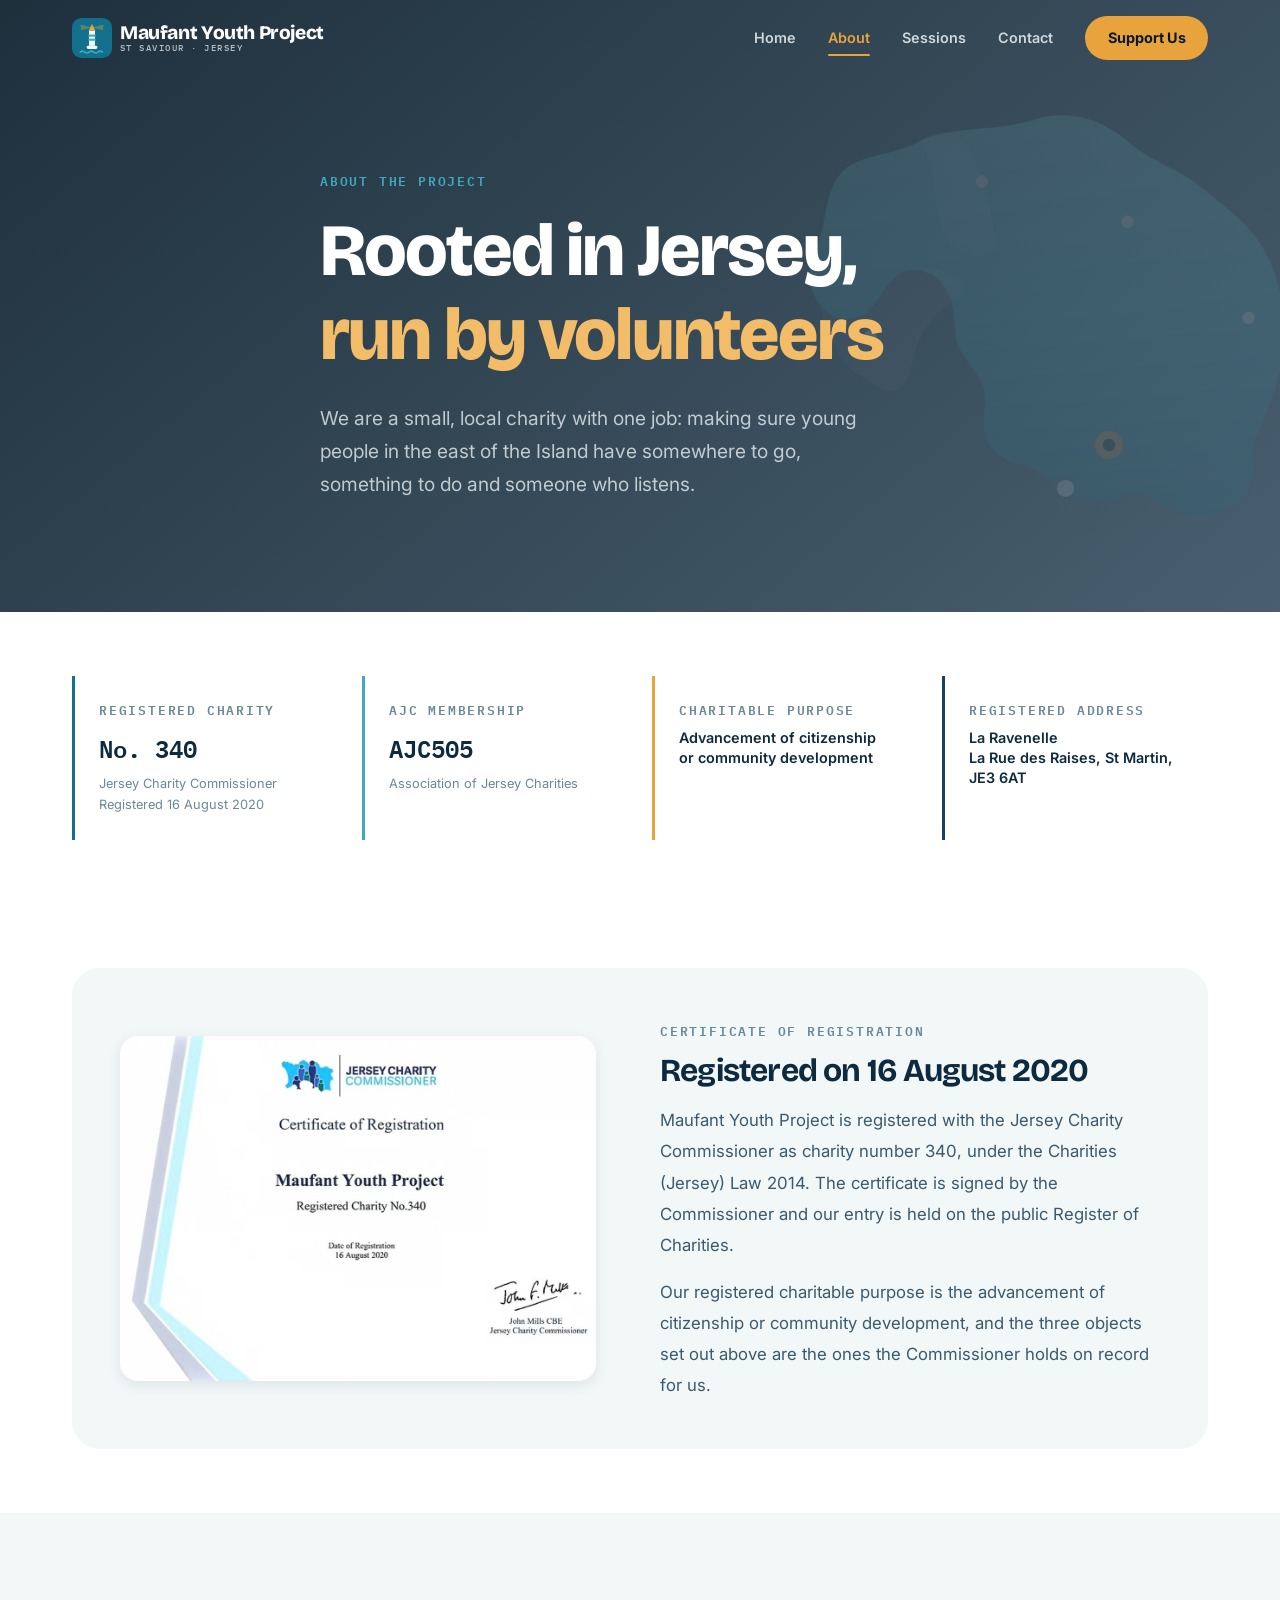
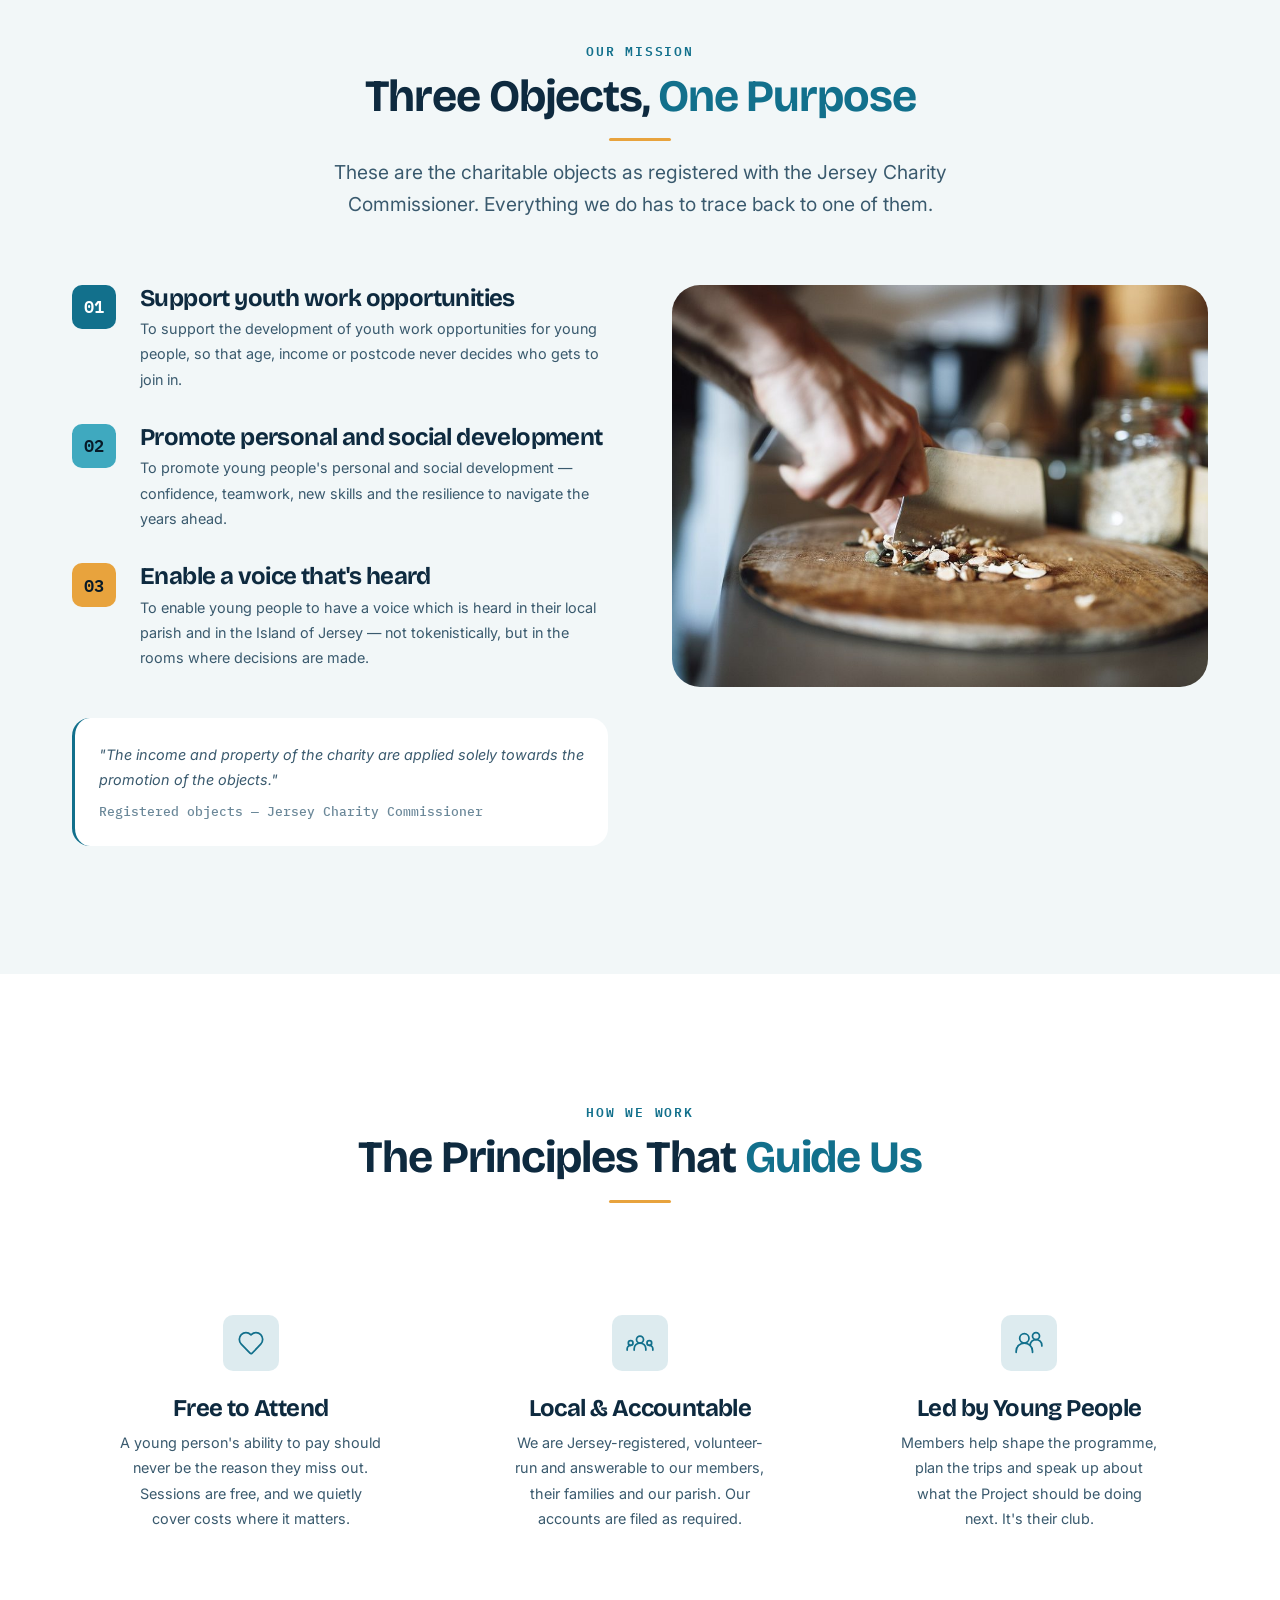
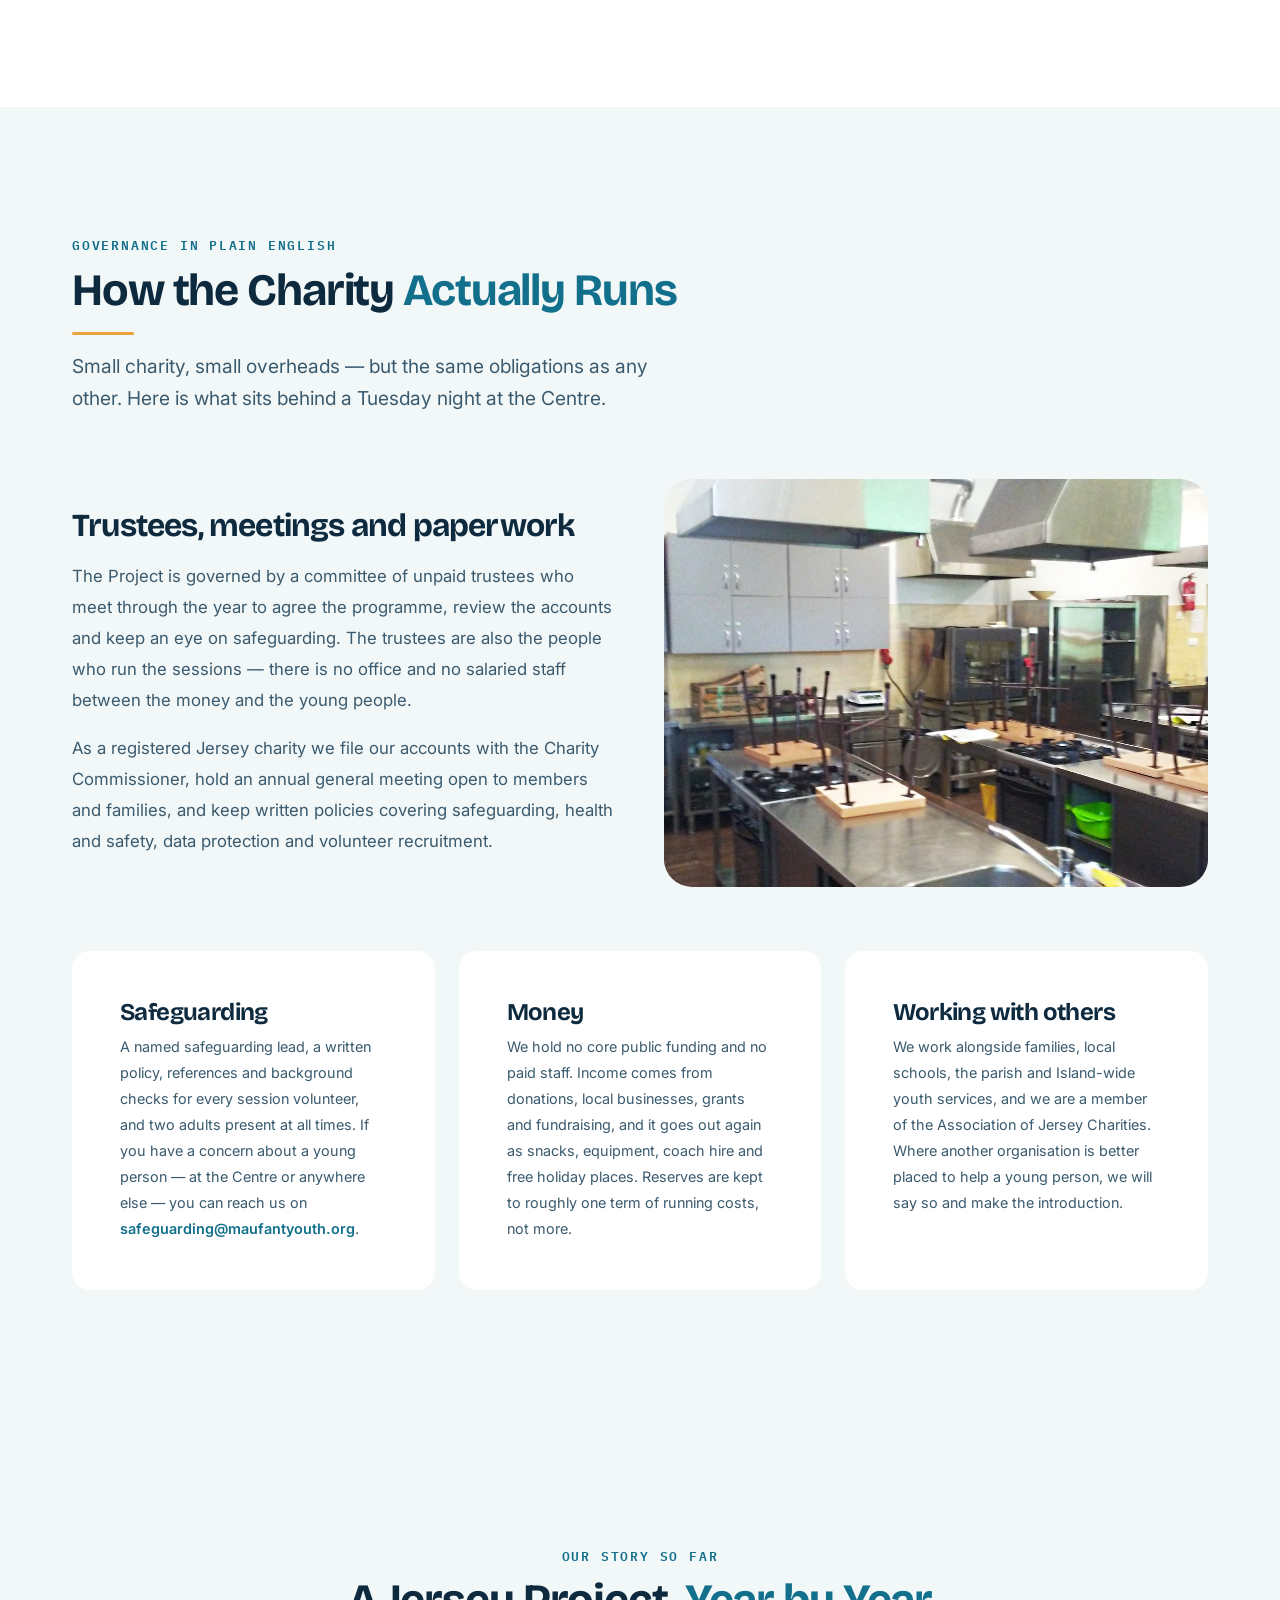
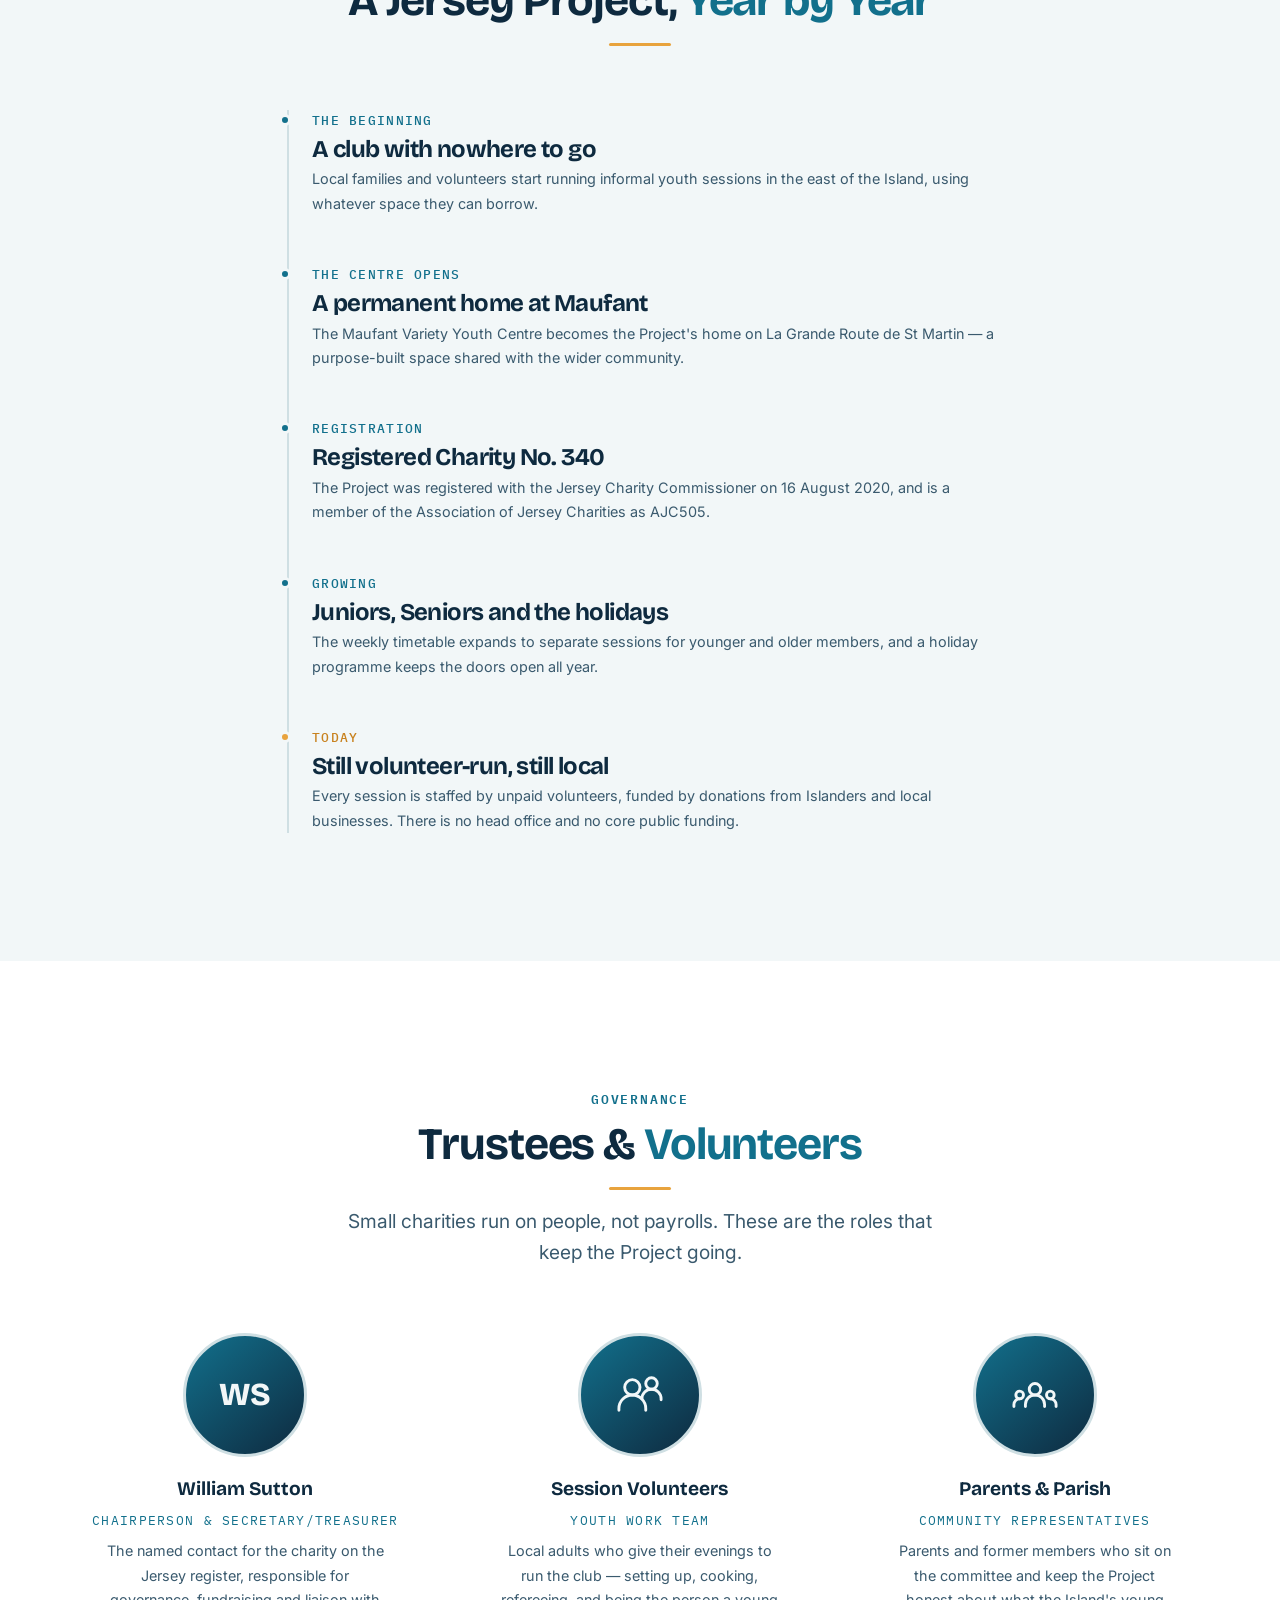
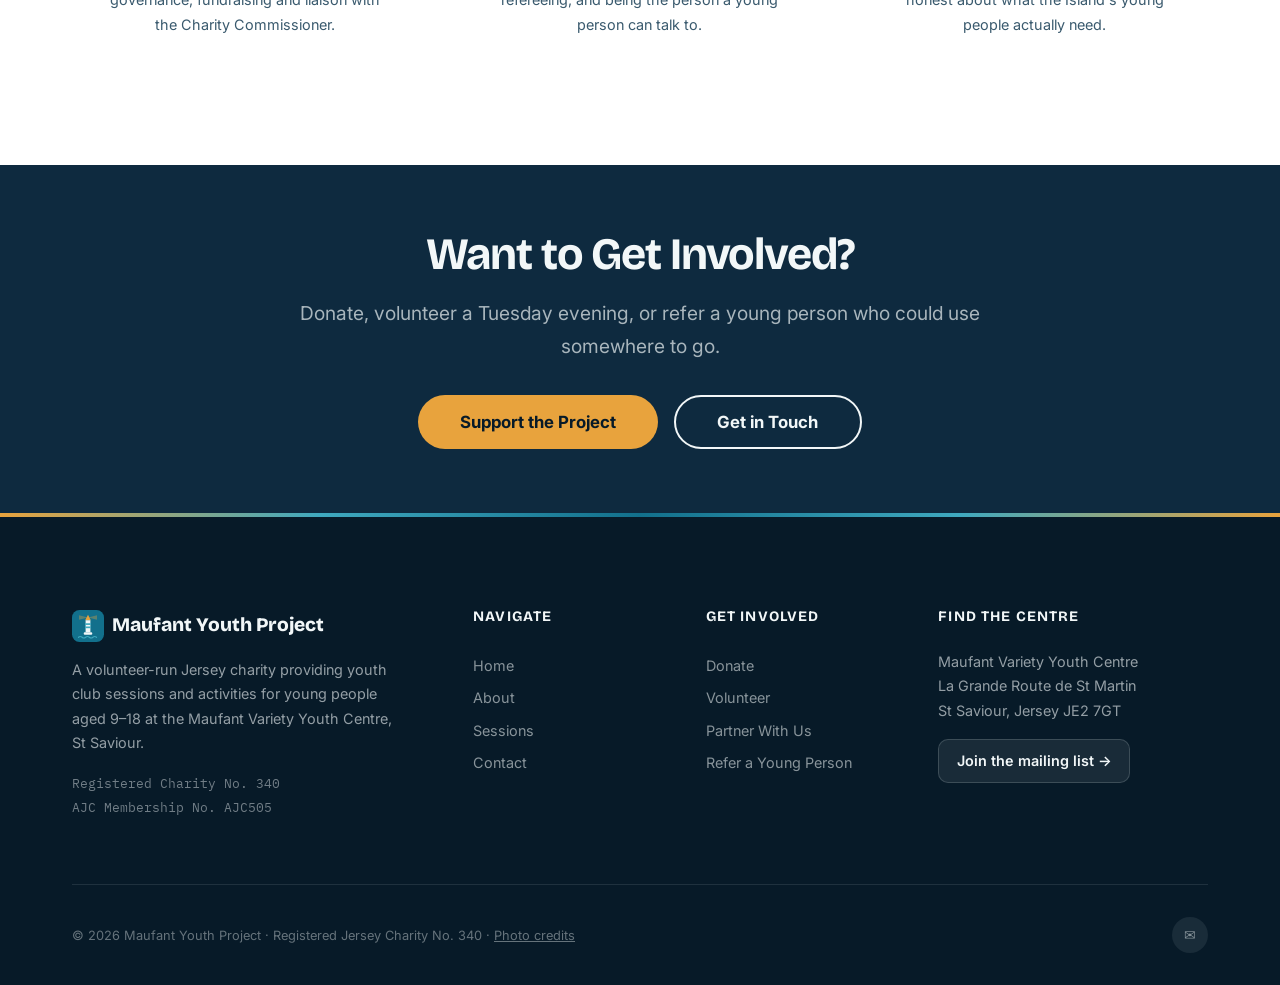
<file: about.html>
<!DOCTYPE html>
<html lang="en">
<head>
  <meta charset="UTF-8">
  <meta name="viewport" content="width=device-width, initial-scale=1.0">
  <title>About — Maufant Youth Project, Jersey</title>
  <meta name="description" content="About Maufant Youth Project: our charitable objects, our history in the east of Jersey, and the volunteer trustees who run the Maufant Variety Youth Centre.">
  <link rel="canonical" href="https://maufantyouth.org/about.html">
  <meta property="og:type" content="website">
  <meta property="og:site_name" content="Maufant Youth Project">
  <meta property="og:title" content="About — Maufant Youth Project, Jersey">
  <meta property="og:description" content="Our charitable objects, our history in the east of Jersey, and the volunteer trustees who run the Maufant Variety Youth Centre.">
  <meta property="og:url" content="https://maufantyouth.org/about.html">
  <meta property="og:image" content="https://maufantyouth.org/assets/img/photos/story-jersey.jpg">
  <meta name="twitter:card" content="summary_large_image">
  <link rel="icon" href="assets/img/favicon.svg" type="image/svg+xml">
  <link rel="stylesheet" href="assets/css/base.css">
</head>
<body>

  <!-- ═══════ NAVIGATION ═══════ -->
  <nav class="nav" role="navigation" aria-label="Main navigation">
    <div class="container nav__inner">
      <a href="index.html" class="nav__logo" aria-label="Maufant Youth Project home">
        <img src="assets/img/mark.svg" alt="" class="nav__logo-mark" width="40" height="40">
        <span class="nav__logo-text">
          Maufant Youth Project
          <small>St Saviour &middot; Jersey</small>
        </span>
      </a>
      <div class="nav__links" role="menubar">
        <a href="index.html" class="nav__link" role="menuitem">Home</a>
        <a href="about.html" class="nav__link nav__link--active" role="menuitem">About</a>
        <a href="sessions.html" class="nav__link" role="menuitem">Sessions</a>
        <a href="contact.html" class="nav__link" role="menuitem">Contact</a>
        <a href="index.html#donate" class="nav__cta" role="menuitem">Support Us</a>
      </div>
      <button class="nav__toggle" aria-label="Toggle menu" aria-expanded="false">
        <span></span><span></span><span></span>
      </button>
    </div>
  </nav>

  <!-- ═══════ PAGE HERO ═══════ -->
  <header class="hero" style="position:relative; min-height:68vh; display:flex; align-items:center; background: linear-gradient(140deg, rgba(7,26,40,0.9) 0%, rgba(14,42,63,0.74) 100%);">
    <img src="assets/img/jersey-outline.svg" alt="" aria-hidden="true"
         style="position:absolute; right:-6%; top:12%; width:min(620px, 66vw); opacity:0.12; pointer-events:none;">
    <div class="container" style="padding-top:140px; padding-bottom:80px; position:relative; z-index:1;">
      <span class="label rise" style="color:var(--seaglass); display:block; margin-bottom:var(--space-md);">About the Project</span>
      <h1 class="rise rise--delay-1" style="color:var(--white); max-width:640px;">Rooted in Jersey, <span style="color:var(--sandstone-light);">run by volunteers</span></h1>
      <p class="rise rise--delay-2" style="color:rgba(242,247,248,0.75); font-size:var(--text-lg); max-width:540px; margin-top:var(--space-lg); line-height:1.72;">
        We are a small, local charity with one job: making sure young people in the
        east of the Island have somewhere to go, something to do and someone who listens.
      </p>
    </div>
  </header>

  <!-- ═══════ REGISTRATION FACTS ═══════ -->
  <section class="section--compact" style="background:var(--white);">
    <div class="container">
      <div class="rise" style="display:grid; grid-template-columns:repeat(4, 1fr); gap:var(--space-lg);">
        <div style="padding:var(--space-lg); border-left:3px solid var(--tide);">
          <div class="label" style="margin-bottom:6px;">Registered Charity</div>
          <div class="mono" style="font-size:var(--text-xl); font-weight:600; color:var(--channel);">No. 340</div>
          <p style="font-size:var(--text-xs); color:var(--text-muted); margin-top:4px;">Jersey Charity Commissioner<br>Registered 16 August 2020</p>
        </div>
        <div style="padding:var(--space-lg); border-left:3px solid var(--seaglass);">
          <div class="label" style="margin-bottom:6px;">AJC Membership</div>
          <div class="mono" style="font-size:var(--text-xl); font-weight:600; color:var(--channel);">AJC505</div>
          <p style="font-size:var(--text-xs); color:var(--text-muted); margin-top:4px;">Association of Jersey Charities</p>
        </div>
        <div style="padding:var(--space-lg); border-left:3px solid var(--sandstone);">
          <div class="label" style="margin-bottom:6px;">Charitable Purpose</div>
          <div style="font-size:var(--text-sm); font-weight:600; color:var(--channel); line-height:1.4;">Advancement of citizenship or community development</div>
        </div>
        <div style="padding:var(--space-lg); border-left:3px solid var(--channel-light);">
          <div class="label" style="margin-bottom:6px;">Registered Address</div>
          <div style="font-size:var(--text-sm); font-weight:600; color:var(--channel); line-height:1.4;">La Ravenelle<br>La Rue des Raises, St Martin, JE3 6AT</div>
        </div>
      </div>
    </div>
  </section>

  <!-- ═══════ CERTIFICATE ═══════ -->
  <section class="section--compact" style="background:var(--white); padding-bottom:var(--space-3xl);">
    <div class="container">
      <div class="rise" style="display:grid; grid-template-columns:1fr 1.05fr; gap:var(--space-3xl); align-items:center; padding:var(--space-2xl); background:var(--mist); border-radius:var(--radius-xl);">
        <img src="assets/img/charity-certificate.jpg" alt="Certificate of Registration issued to Maufant Youth Project by the Jersey Charity Commissioner" style="width:100%; border-radius:var(--radius-lg); box-shadow:var(--shadow-md);" loading="lazy">
        <div>
          <span class="label">Certificate of Registration</span>
          <h3 style="margin:var(--space-sm) 0 var(--space-md);">Registered on 16&nbsp;August 2020</h3>
          <p style="color:var(--text-secondary); line-height:1.85;">
            Maufant Youth Project is registered with the Jersey Charity Commissioner as charity
            number 340, under the Charities (Jersey) Law 2014. The certificate is signed by the
            Commissioner and our entry is held on the public Register of Charities.
          </p>
          <p style="color:var(--text-secondary); line-height:1.85; margin-top:var(--space-md);">
            Our registered charitable purpose is the advancement of citizenship or community
            development, and the three objects set out above are the ones the Commissioner holds
            on record for us.
          </p>
        </div>
      </div>
    </div>
  </section>

  <!-- ═══════ MISSION ═══════ -->
  <section class="section" style="background:var(--mist);">
    <div class="container">
      <div class="section-header rise" style="text-align:center;">
        <span class="label">Our Mission</span>
        <h2>Three Objects, <span class="accent-text">One Purpose</span></h2>
        <div class="divider divider--center"></div>
        <p class="section-intro" style="margin:var(--space-md) auto 0;">
          These are the charitable objects as registered with the Jersey Charity Commissioner.
          Everything we do has to trace back to one of them.
        </p>
      </div>
      <div style="display:grid; grid-template-columns:1fr 1fr; gap:var(--space-3xl); align-items:start;">
        <div class="rise">
          <div style="display:flex; gap:var(--space-lg); margin-bottom:var(--space-xl);">
            <div style="flex-shrink:0; width:44px; height:44px; background:var(--tide); color:var(--white); border-radius:var(--radius-md); display:flex; align-items:center; justify-content:center; font-family:var(--font-mono); font-weight:600;">01</div>
            <div>
              <h4 style="margin-bottom:var(--space-xs);">Support youth work opportunities</h4>
              <p style="color:var(--text-secondary); font-size:var(--text-sm); line-height:1.75;">To support the development of youth work opportunities for young people, so that age, income or postcode never decides who gets to join in.</p>
            </div>
          </div>
          <div style="display:flex; gap:var(--space-lg); margin-bottom:var(--space-xl);">
            <div style="flex-shrink:0; width:44px; height:44px; background:var(--seaglass); color:var(--channel-dark); border-radius:var(--radius-md); display:flex; align-items:center; justify-content:center; font-family:var(--font-mono); font-weight:600;">02</div>
            <div>
              <h4 style="margin-bottom:var(--space-xs);">Promote personal and social development</h4>
              <p style="color:var(--text-secondary); font-size:var(--text-sm); line-height:1.75;">To promote young people's personal and social development &mdash; confidence, teamwork, new skills and the resilience to navigate the years ahead.</p>
            </div>
          </div>
          <div style="display:flex; gap:var(--space-lg);">
            <div style="flex-shrink:0; width:44px; height:44px; background:var(--sandstone); color:var(--channel-dark); border-radius:var(--radius-md); display:flex; align-items:center; justify-content:center; font-family:var(--font-mono); font-weight:600;">03</div>
            <div>
              <h4 style="margin-bottom:var(--space-xs);">Enable a voice that's heard</h4>
              <p style="color:var(--text-secondary); font-size:var(--text-sm); line-height:1.75;">To enable young people to have a voice which is heard in their local parish and in the Island of Jersey &mdash; not tokenistically, but in the rooms where decisions are made.</p>
            </div>
          </div>
          <div style="margin-top:var(--space-2xl); padding:var(--space-lg); background:var(--white); border-radius:var(--radius-lg); border-left:3px solid var(--tide);">
            <p style="font-size:var(--text-sm); color:var(--text-secondary); line-height:1.75; font-style:italic;">
              "The income and property of the charity are applied solely towards the promotion of the objects."
            </p>
            <p class="mono" style="font-size:var(--text-xs); color:var(--text-muted); margin-top:var(--space-sm);">Registered objects &mdash; Jersey Charity Commissioner</p>
          </div>
        </div>
        <div class="rise rise--delay-2">
          <img src="assets/img/photos/about-session.jpg" alt="Hands preparing food together in the kitchen during a cooking session" style="border-radius:var(--radius-xl); width:100%; aspect-ratio:4/3; object-fit:cover;">
        </div>
      </div>
    </div>
  </section>

  <!-- ═══════ VALUES ═══════ -->
  <section class="section" style="background:var(--white);">
    <div class="container">
      <div class="section-header rise" style="text-align:center;">
        <span class="label">How We Work</span>
        <h2>The Principles That <span class="accent-text">Guide Us</span></h2>
        <div class="divider divider--center"></div>
      </div>
      <div style="display:grid; grid-template-columns:repeat(3, 1fr); gap:var(--space-xl);">
        <div class="card rise rise--delay-1" style="text-align:center; padding:var(--space-2xl);">
          <div class="icon-tile"><svg class="ico" viewBox="0 0 24 24" fill="none" stroke="currentColor" stroke-width="1.5" stroke-linecap="round" stroke-linejoin="round" aria-hidden="true"><path d="M22 8.86222C22 10.4087 21.4062 11.8941 20.3458 12.9929C17.9049 15.523 15.5374 18.1613 13.0053 20.5997C12.4249 21.1505 11.5042 21.1304 10.9488 20.5547L3.65376 12.9929C1.44875 10.7072 1.44875 7.01723 3.65376 4.73157C5.88044 2.42345 9.50794 2.42345 11.7346 4.73157L11.9998 5.00642L12.2648 4.73173C13.3324 3.6245 14.7864 3 16.3053 3C17.8242 3 19.2781 3.62444 20.3458 4.73157C21.4063 5.83045 22 7.31577 22 8.86222Z"/></svg></div>
          <h4>Free to Attend</h4>
          <p style="color:var(--text-secondary); font-size:var(--text-sm); margin-top:var(--space-sm); line-height:1.75;">A young person's ability to pay should never be the reason they miss out. Sessions are free, and we quietly cover costs where it matters.</p>
        </div>
        <div class="card rise rise--delay-2" style="text-align:center; padding:var(--space-2xl);">
          <div class="icon-tile"><svg class="ico" viewBox="0 0 24 24" fill="none" stroke="currentColor" stroke-width="1.5" stroke-linecap="round" stroke-linejoin="round" aria-hidden="true"><path d="M7 18V17C7 14.2386 9.23858 12 12 12C14.7614 12 17 14.2386 17 17V18"/><path d="M1 18V17C1 15.3431 2.34315 14 4 14"/><path d="M23 18V17C23 15.3431 21.6569 14 20 14"/><path d="M12 12C13.6569 12 15 10.6569 15 9C15 7.34315 13.6569 6 12 6C10.3431 6 9 7.34315 9 9C9 10.6569 10.3431 12 12 12Z"/><path d="M4 14C5.10457 14 6 13.1046 6 12C6 10.8954 5.10457 10 4 10C2.89543 10 2 10.8954 2 12C2 13.1046 2.89543 14 4 14Z"/><path d="M20 14C21.1046 14 22 13.1046 22 12C22 10.8954 21.1046 10 20 10C18.8954 10 18 10.8954 18 12C18 13.1046 18.8954 14 20 14Z"/></svg></div>
          <h4>Local &amp; Accountable</h4>
          <p style="color:var(--text-secondary); font-size:var(--text-sm); margin-top:var(--space-sm); line-height:1.75;">We are Jersey-registered, volunteer-run and answerable to our members, their families and our parish. Our accounts are filed as required.</p>
        </div>
        <div class="card rise rise--delay-3" style="text-align:center; padding:var(--space-2xl);">
          <div class="icon-tile"><svg class="ico" viewBox="0 0 24 24" fill="none" stroke="currentColor" stroke-width="1.5" stroke-linecap="round" stroke-linejoin="round" aria-hidden="true"><path d="M1 20V19C1 15.134 4.13401 12 8 12C11.866 12 15 15.134 15 19V20"/><path d="M13 14C13 11.2386 15.2386 9 18 9C20.7614 9 23 11.2386 23 14V14.5"/><path d="M8 12C10.2091 12 12 10.2091 12 8C12 5.79086 10.2091 4 8 4C5.79086 4 4 5.79086 4 8C4 10.2091 5.79086 12 8 12Z"/><path d="M18 9C19.6569 9 21 7.65685 21 6C21 4.34315 19.6569 3 18 3C16.3431 3 15 4.34315 15 6C15 7.65685 16.3431 9 18 9Z"/></svg></div>
          <h4>Led by Young People</h4>
          <p style="color:var(--text-secondary); font-size:var(--text-sm); margin-top:var(--space-sm); line-height:1.75;">Members help shape the programme, plan the trips and speak up about what the Project should be doing next. It's their club.</p>
        </div>
      </div>
    </div>
  </section>

  <!-- ═══════ HOW THE CHARITY RUNS ═══════ -->
  <section class="section" style="background:var(--mist);">
    <div class="container">
      <div class="section-header rise">
        <span class="label">Governance in Plain English</span>
        <h2>How the Charity <span class="accent-text">Actually Runs</span></h2>
        <div class="divider"></div>
        <p class="section-intro">Small charity, small overheads &mdash; but the same obligations as any other. Here is what sits behind a Tuesday night at the Centre.</p>
      </div>

      <div class="grid-split rise" style="align-items:center;">
        <div>
          <h3 style="margin-bottom:var(--space-md);">Trustees, meetings and paperwork</h3>
          <p style="color:var(--text-secondary); line-height:1.85;">
            The Project is governed by a committee of unpaid trustees who meet through the year to
            agree the programme, review the accounts and keep an eye on safeguarding. The trustees are
            also the people who run the sessions &mdash; there is no office and no salaried staff between
            the money and the young people.
          </p>
          <p style="color:var(--text-secondary); line-height:1.85; margin-top:var(--space-md);">
            As a registered Jersey charity we file our accounts with the Charity Commissioner, hold an
            annual general meeting open to members and families, and keep written policies covering
            safeguarding, health and safety, data protection and volunteer recruitment.
          </p>
        </div>
        <img src="assets/img/photos/venue-kitchen.jpg" alt="The Centre's kitchen set up for a cooking session" style="border-radius:var(--radius-xl); width:100%; aspect-ratio:4/3; object-fit:cover;">
      </div>

      <div style="display:grid; grid-template-columns:repeat(3, 1fr); gap:var(--space-lg); margin-top:var(--space-3xl);">
        <div class="card rise rise--delay-1" style="padding:var(--space-2xl);">
          <h4 style="margin-bottom:var(--space-sm);">Safeguarding</h4>
          <p style="color:var(--text-secondary); font-size:var(--text-sm); line-height:1.8;">
            A named safeguarding lead, a written policy, references and background checks for every
            session volunteer, and two adults present at all times. If you have a concern about a young
            person &mdash; at the Centre or anywhere else &mdash; you can reach us on
            <a href="mailto:safeguarding@maufantyouth.org" style="color:var(--tide); font-weight:600;">safeguarding@maufantyouth.org</a>.
          </p>
        </div>
        <div class="card rise rise--delay-2" style="padding:var(--space-2xl);">
          <h4 style="margin-bottom:var(--space-sm);">Money</h4>
          <p style="color:var(--text-secondary); font-size:var(--text-sm); line-height:1.8;">
            We hold no core public funding and no paid staff. Income comes from donations, local
            businesses, grants and fundraising, and it goes out again as snacks, equipment, coach hire
            and free holiday places. Reserves are kept to roughly one term of running costs, not more.
          </p>
        </div>
        <div class="card rise rise--delay-3" style="padding:var(--space-2xl);">
          <h4 style="margin-bottom:var(--space-sm);">Working with others</h4>
          <p style="color:var(--text-secondary); font-size:var(--text-sm); line-height:1.8;">
            We work alongside families, local schools, the parish and Island-wide youth services, and we
            are a member of the Association of Jersey Charities. Where another organisation is better
            placed to help a young person, we will say so and make the introduction.
          </p>
        </div>
      </div>
    </div>
  </section>

  <!-- ═══════ TIMELINE ═══════ -->
  <section class="section" style="background:var(--mist);">
    <div class="container container--narrow">
      <div class="section-header rise" style="text-align:center;">
        <span class="label">Our Story So Far</span>
        <h2>A Jersey Project, <span class="accent-text">Year by Year</span></h2>
        <div class="divider divider--center"></div>
      </div>
      <div style="position:relative; padding-left:40px;">
        <div style="position:absolute; left:15px; top:0; bottom:0; width:2px; background:var(--mist-deeper);"></div>

        <div class="rise" style="position:relative; margin-bottom:var(--space-2xl);">
          <div style="position:absolute; left:-33px; top:4px; width:12px; height:12px; background:var(--tide); border-radius:50%; border:3px solid var(--mist);"></div>
          <div class="mono" style="font-size:var(--text-xs); color:var(--tide); text-transform:uppercase; letter-spacing:0.1em; margin-bottom:var(--space-xs);">The Beginning</div>
          <h4>A club with nowhere to go</h4>
          <p style="color:var(--text-secondary); font-size:var(--text-sm); margin-top:var(--space-xs);">Local families and volunteers start running informal youth sessions in the east of the Island, using whatever space they can borrow.</p>
        </div>

        <div class="rise rise--delay-1" style="position:relative; margin-bottom:var(--space-2xl);">
          <div style="position:absolute; left:-33px; top:4px; width:12px; height:12px; background:var(--tide); border-radius:50%; border:3px solid var(--mist);"></div>
          <div class="mono" style="font-size:var(--text-xs); color:var(--tide); text-transform:uppercase; letter-spacing:0.1em; margin-bottom:var(--space-xs);">The Centre Opens</div>
          <h4>A permanent home at Maufant</h4>
          <p style="color:var(--text-secondary); font-size:var(--text-sm); margin-top:var(--space-xs);">The Maufant Variety Youth Centre becomes the Project's home on La Grande Route de St Martin &mdash; a purpose-built space shared with the wider community.</p>
        </div>

        <div class="rise rise--delay-2" style="position:relative; margin-bottom:var(--space-2xl);">
          <div style="position:absolute; left:-33px; top:4px; width:12px; height:12px; background:var(--tide); border-radius:50%; border:3px solid var(--mist);"></div>
          <div class="mono" style="font-size:var(--text-xs); color:var(--tide); text-transform:uppercase; letter-spacing:0.1em; margin-bottom:var(--space-xs);">Registration</div>
          <h4>Registered Charity No. 340</h4>
          <p style="color:var(--text-secondary); font-size:var(--text-sm); margin-top:var(--space-xs);">The Project was registered with the Jersey Charity Commissioner on 16 August 2020, and is a member of the Association of Jersey Charities as AJC505.</p>
        </div>

        <div class="rise rise--delay-3" style="position:relative; margin-bottom:var(--space-2xl);">
          <div style="position:absolute; left:-33px; top:4px; width:12px; height:12px; background:var(--tide); border-radius:50%; border:3px solid var(--mist);"></div>
          <div class="mono" style="font-size:var(--text-xs); color:var(--tide); text-transform:uppercase; letter-spacing:0.1em; margin-bottom:var(--space-xs);">Growing</div>
          <h4>Juniors, Seniors and the holidays</h4>
          <p style="color:var(--text-secondary); font-size:var(--text-sm); margin-top:var(--space-xs);">The weekly timetable expands to separate sessions for younger and older members, and a holiday programme keeps the doors open all year.</p>
        </div>

        <div class="rise rise--delay-4" style="position:relative;">
          <div style="position:absolute; left:-33px; top:4px; width:12px; height:12px; background:var(--sandstone); border-radius:50%; border:3px solid var(--mist);"></div>
          <div class="mono" style="font-size:var(--text-xs); color:var(--sandstone-dark); text-transform:uppercase; letter-spacing:0.1em; margin-bottom:var(--space-xs);">Today</div>
          <h4>Still volunteer-run, still local</h4>
          <p style="color:var(--text-secondary); font-size:var(--text-sm); margin-top:var(--space-xs);">Every session is staffed by unpaid volunteers, funded by donations from Islanders and local businesses. There is no head office and no core public funding.</p>
        </div>
      </div>
    </div>
  </section>

  <!-- ═══════ TRUSTEES ═══════ -->
  <section class="section" style="background:var(--white);">
    <div class="container">
      <div class="section-header rise" style="text-align:center;">
        <span class="label">Governance</span>
        <h2>Trustees &amp; <span class="accent-text">Volunteers</span></h2>
        <div class="divider divider--center"></div>
        <p class="section-intro" style="margin:0 auto;">Small charities run on people, not payrolls. These are the roles that keep the Project going.</p>
      </div>
      <div style="display:grid; grid-template-columns:repeat(3, 1fr); gap:var(--space-2xl); text-align:center;">
        <div class="team-card rise rise--delay-1">
          <div class="avatar-initials" aria-hidden="true">WS</div>
          <div class="team-card__name">William Sutton</div>
          <div class="team-card__role">Chairperson &amp; Secretary/Treasurer</div>
          <p class="team-card__bio">The named contact for the charity on the Jersey register, responsible for governance, fundraising and liaison with the Charity Commissioner.</p>
        </div>
        <div class="team-card rise rise--delay-2">
          <div class="avatar-initials" aria-hidden="true"><svg class="ico" viewBox="0 0 24 24" fill="none" stroke="currentColor" stroke-width="1.5" stroke-linecap="round" stroke-linejoin="round"><path d="M1 20V19C1 15.134 4.13401 12 8 12C11.866 12 15 15.134 15 19V20"/><path d="M13 14C13 11.2386 15.2386 9 18 9C20.7614 9 23 11.2386 23 14V14.5"/><path d="M8 12C10.2091 12 12 10.2091 12 8C12 5.79086 10.2091 4 8 4C5.79086 4 4 5.79086 4 8C4 10.2091 5.79086 12 8 12Z"/><path d="M18 9C19.6569 9 21 7.65685 21 6C21 4.34315 19.6569 3 18 3C16.3431 3 15 4.34315 15 6C15 7.65685 16.3431 9 18 9Z"/></svg></div>
          <div class="team-card__name">Session Volunteers</div>
          <div class="team-card__role">Youth Work Team</div>
          <p class="team-card__bio">Local adults who give their evenings to run the club &mdash; setting up, cooking, refereeing, and being the person a young person can talk to.</p>
        </div>
        <div class="team-card rise rise--delay-3">
          <div class="avatar-initials" aria-hidden="true"><svg class="ico" viewBox="0 0 24 24" fill="none" stroke="currentColor" stroke-width="1.5" stroke-linecap="round" stroke-linejoin="round"><path d="M7 18V17C7 14.2386 9.23858 12 12 12C14.7614 12 17 14.2386 17 17V18"/><path d="M1 18V17C1 15.3431 2.34315 14 4 14"/><path d="M23 18V17C23 15.3431 21.6569 14 20 14"/><path d="M12 12C13.6569 12 15 10.6569 15 9C15 7.34315 13.6569 6 12 6C10.3431 6 9 7.34315 9 9C9 10.6569 10.3431 12 12 12Z"/><path d="M4 14C5.10457 14 6 13.1046 6 12C6 10.8954 5.10457 10 4 10C2.89543 10 2 10.8954 2 12C2 13.1046 2.89543 14 4 14Z"/><path d="M20 14C21.1046 14 22 13.1046 22 12C22 10.8954 21.1046 10 20 10C18.8954 10 18 10.8954 18 12C18 13.1046 18.8954 14 20 14Z"/></svg></div>
          <div class="team-card__name">Parents &amp; Parish</div>
          <div class="team-card__role">Community Representatives</div>
          <p class="team-card__bio">Parents and former members who sit on the committee and keep the Project honest about what the Island's young people actually need.</p>
        </div>
      </div>
    </div>
  </section>

  <!-- ═══════ CTA ═══════ -->
  <section class="section--compact" style="background:var(--channel); text-align:center;">
    <div class="container container--narrow">
      <div class="rise">
        <h2 style="color:var(--mist); margin-bottom:var(--space-md);">Want to Get Involved?</h2>
        <p style="color:rgba(242,247,248,0.68); font-size:var(--text-lg); margin-bottom:var(--space-xl); line-height:1.72;">
          Donate, volunteer a Tuesday evening, or refer a young person who could use somewhere to go.
        </p>
        <div style="display:flex; gap:var(--space-md); justify-content:center; flex-wrap:wrap;">
          <a href="index.html#donate" class="btn btn--amber btn--large">Support the Project</a>
          <a href="contact.html" class="btn btn--secondary btn--large" style="border-color:var(--mist); color:var(--mist);">Get in Touch</a>
        </div>
      </div>
    </div>
  </section>

  <!-- ═══════ FOOTER ═══════ -->
  <footer class="footer">
    <div class="container">
      <div class="footer__grid">
        <div>
          <div class="footer__brand">
            <img src="assets/img/mark.svg" alt="" width="32" height="32">
            Maufant Youth Project
          </div>
          <p class="footer__desc">A volunteer-run Jersey charity providing youth club sessions and activities for young people aged 9&ndash;18 at the Maufant Variety Youth Centre, St Saviour.</p>
          <div class="footer__reg">
            Registered Charity No. 340<br>
            AJC Membership No. AJC505
          </div>
        </div>
        <div>
          <h5>Navigate</h5>
          <a href="index.html" class="footer__link">Home</a>
          <a href="about.html" class="footer__link">About</a>
          <a href="sessions.html" class="footer__link">Sessions</a>
          <a href="contact.html" class="footer__link">Contact</a>
        </div>
        <div>
          <h5>Get Involved</h5>
          <a href="index.html#donate" class="footer__link">Donate</a>
          <a href="contact.html" class="footer__link">Volunteer</a>
          <a href="contact.html" class="footer__link">Partner With Us</a>
          <a href="contact.html" class="footer__link">Refer a Young Person</a>
        </div>
        <div>
          <h5>Find the Centre</h5>
          <p class="footer__desc">Maufant Variety Youth Centre<br>La Grande Route de St Martin<br>St Saviour, Jersey JE2 7GT</p>
          <div class="footer__newsletter">
            <a class="footer__newsletter-link" href="mailto:chat@maufantyouth.org?subject=Mailing%20list">Join the mailing list &rarr;</a>
          </div>
        </div>
      </div>
      <div class="footer__bottom">
        <span class="footer__copy">&copy; <span data-year>2026</span> Maufant Youth Project &middot; Registered Jersey Charity No. 340 &middot; <a href="credits.html" style="color:inherit; text-decoration:underline;">Photo credits</a></span>
        <div class="footer__social">
          <a href="mailto:chat@maufantyouth.org" aria-label="Email chat@maufantyouth.org">&#9993;</a>
        </div>
      </div>
    </div>
  </footer>

  <script src="assets/js/main.js"></script>
</body>
</html>
</file>
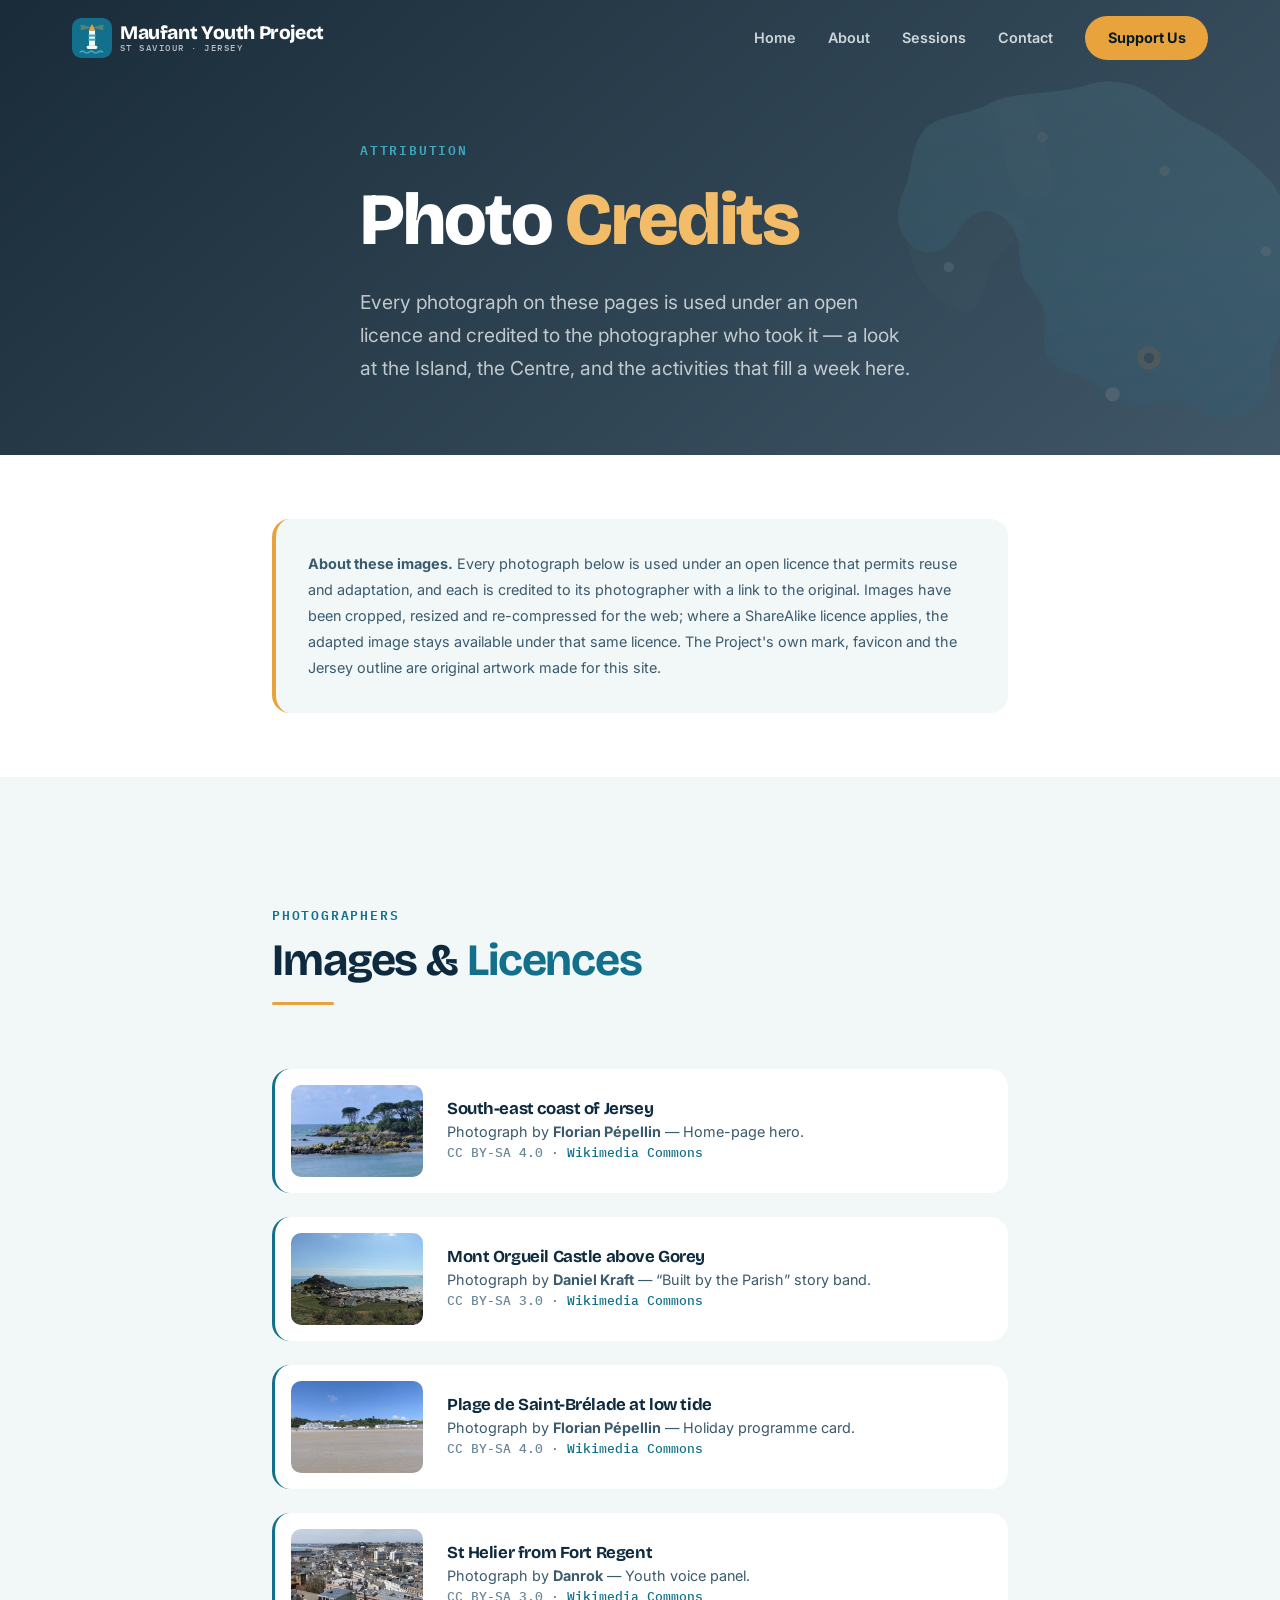
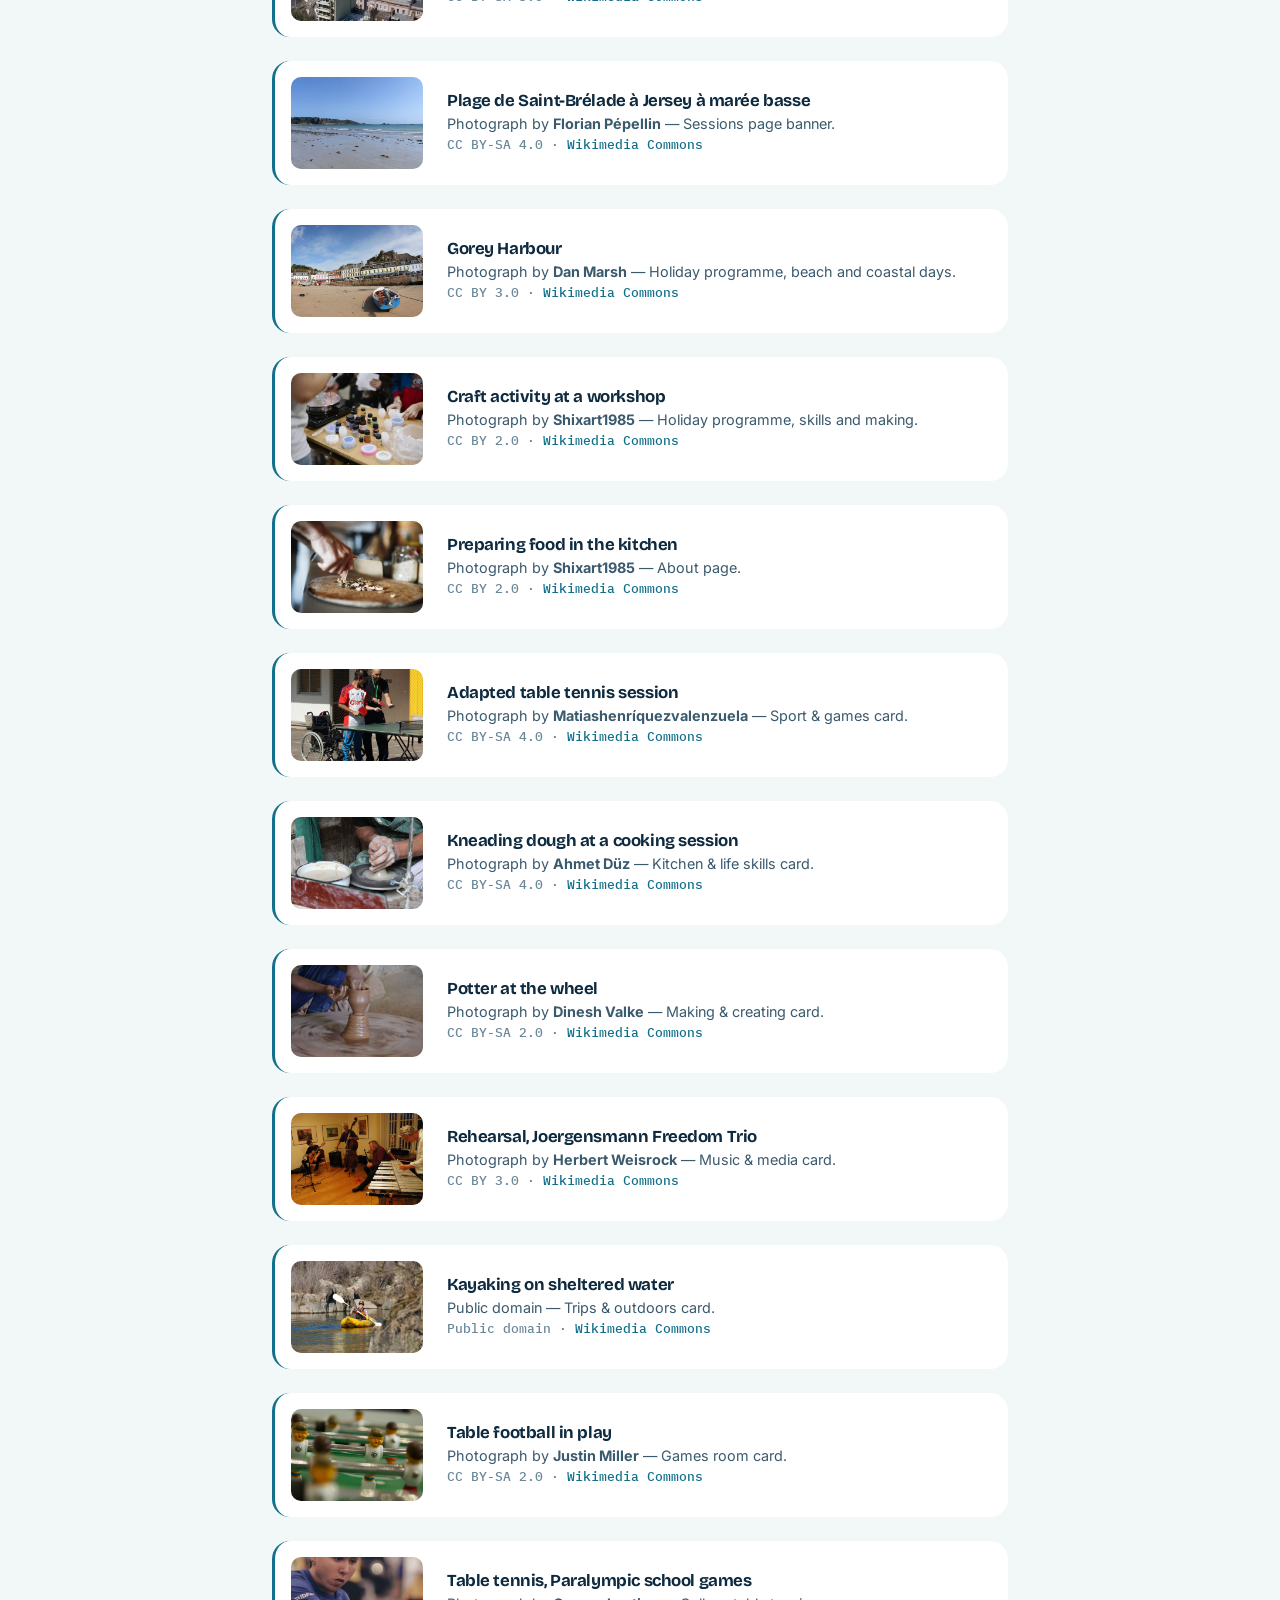
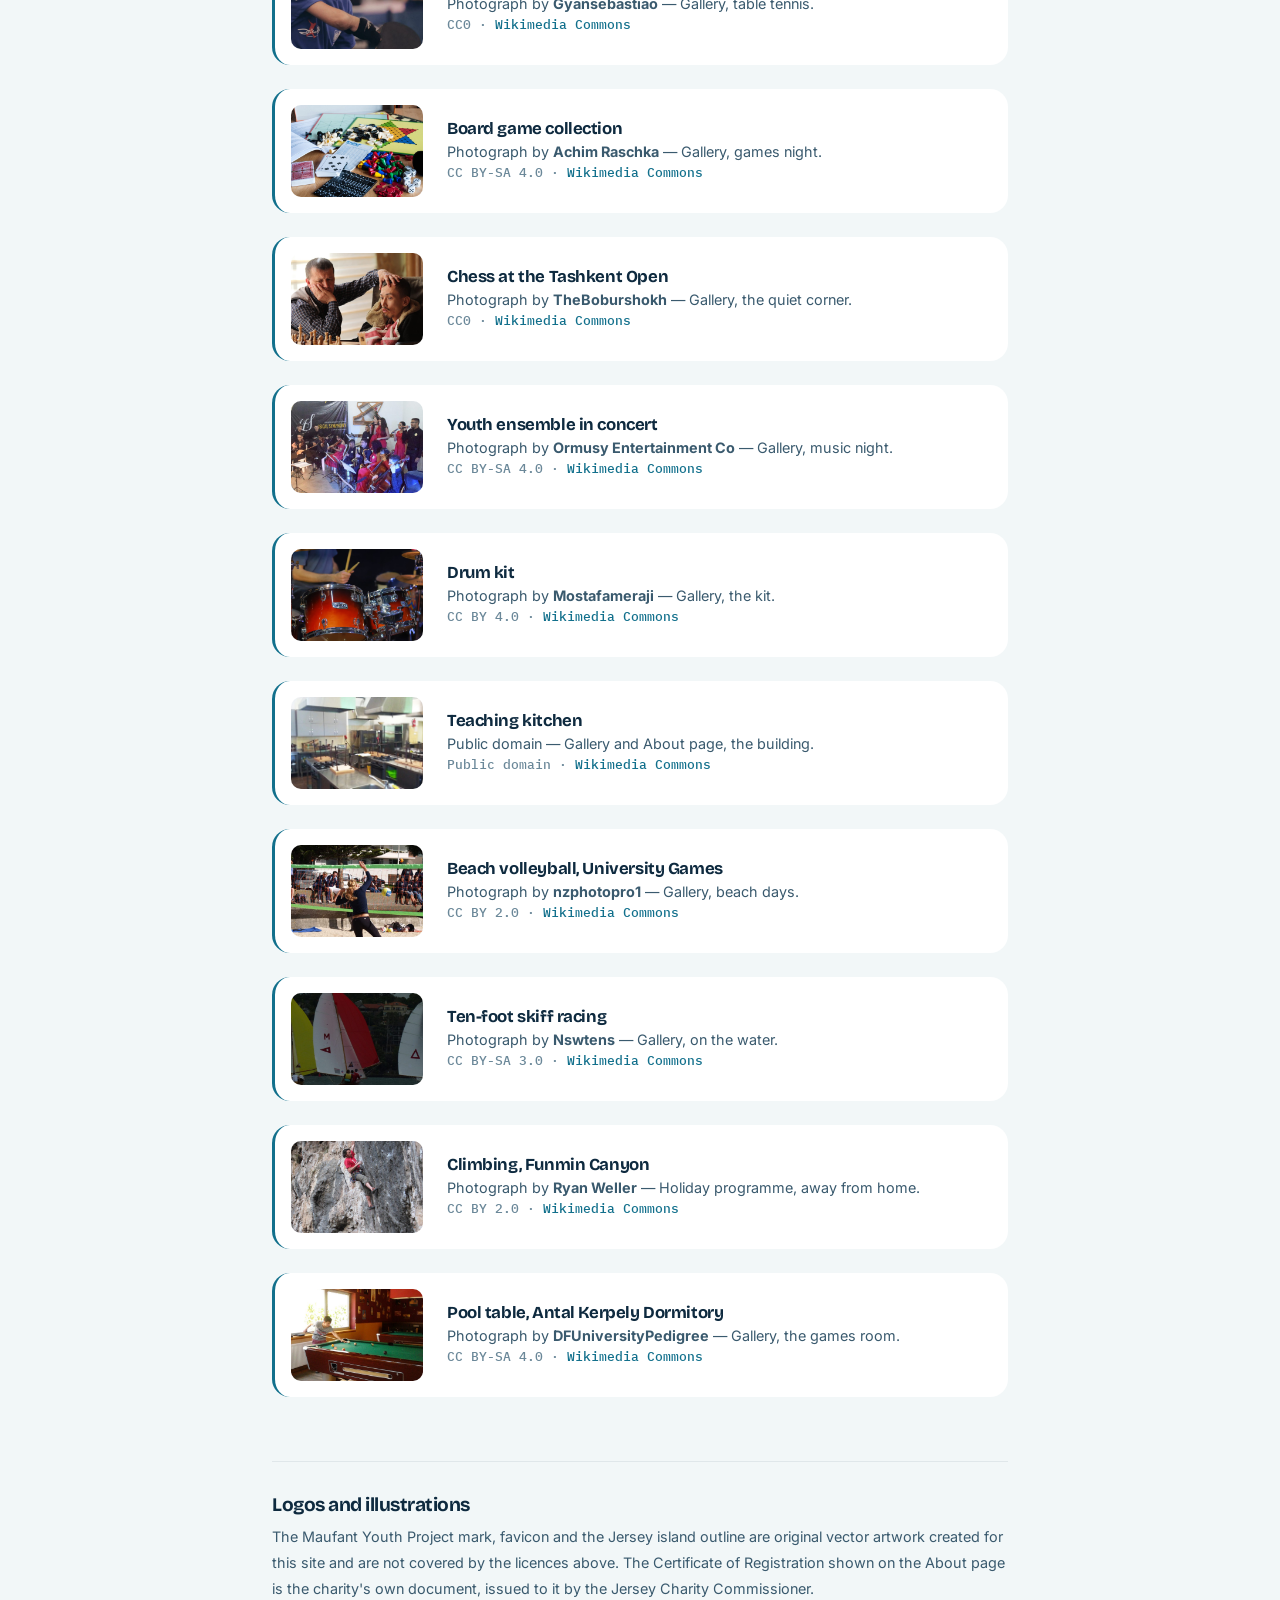
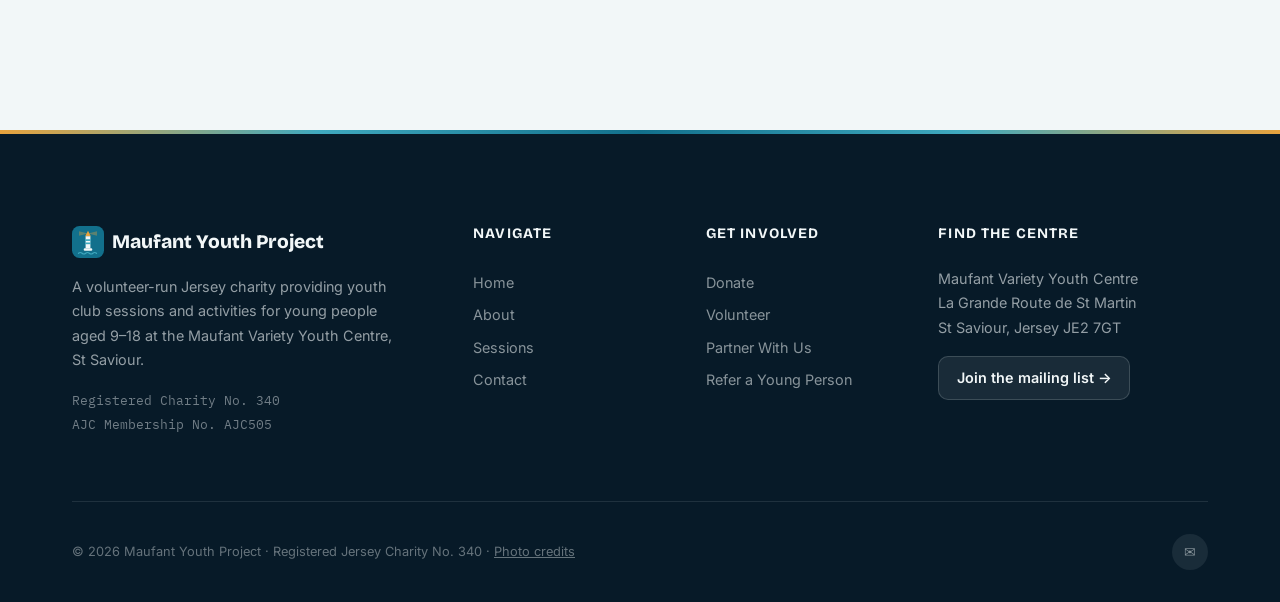
<file: credits.html>
<!DOCTYPE html>
<html lang="en">
<head>
  <meta charset="UTF-8">
  <meta name="viewport" content="width=device-width, initial-scale=1.0">
  <title>Photo Credits — Maufant Youth Project, Jersey</title>
  <meta name="description" content="Photograph credits and licences for the Maufant Youth Project website. All photographs are freely licensed and used with attribution.">
  <link rel="canonical" href="https://maufantyouth.org/credits.html">
  <meta property="og:type" content="website">
  <meta property="og:site_name" content="Maufant Youth Project">
  <meta property="og:title" content="Photo Credits — Maufant Youth Project, Jersey">
  <meta property="og:description" content="Photograph credits and licences for the Maufant Youth Project website.">
  <meta property="og:url" content="https://maufantyouth.org/credits.html">
  <meta property="og:image" content="https://maufantyouth.org/assets/img/photos/story-jersey.jpg">
  <meta name="twitter:card" content="summary_large_image">
  <link rel="icon" href="assets/img/favicon.svg" type="image/svg+xml">
  <link rel="stylesheet" href="assets/css/base.css">
</head>
<body>

  <!-- ═══════ NAVIGATION ═══════ -->
  <nav class="nav" role="navigation" aria-label="Main navigation">
    <div class="container nav__inner">
      <a href="index.html" class="nav__logo" aria-label="Maufant Youth Project home">
        <img src="assets/img/mark.svg" alt="" class="nav__logo-mark" width="40" height="40">
        <span class="nav__logo-text">
          Maufant Youth Project
          <small>St Saviour &middot; Jersey</small>
        </span>
      </a>
      <div class="nav__links" role="menubar">
        <a href="index.html" class="nav__link" role="menuitem">Home</a>
        <a href="about.html" class="nav__link" role="menuitem">About</a>
        <a href="sessions.html" class="nav__link" role="menuitem">Sessions</a>
        <a href="contact.html" class="nav__link" role="menuitem">Contact</a>
        <a href="index.html#donate" class="nav__cta" role="menuitem">Support Us</a>
      </div>
      <button class="nav__toggle" aria-label="Toggle menu" aria-expanded="false">
        <span></span><span></span><span></span>
      </button>
    </div>
  </nav>

  <!-- ═══════ PAGE HERO ═══════ -->
  <header class="hero" style="position:relative; min-height:48vh; display:flex; align-items:center; background: linear-gradient(140deg, rgba(7,26,40,0.92) 0%, rgba(14,42,63,0.78) 100%);">
    <img src="assets/img/jersey-outline.svg" alt="" aria-hidden="true"
         style="position:absolute; right:-6%; top:10%; width:min(520px, 60vw); opacity:0.1; pointer-events:none;">
    <div class="container" style="padding-top:140px; padding-bottom:70px; position:relative; z-index:1;">
      <span class="label rise" style="color:var(--seaglass); display:block; margin-bottom:var(--space-md);">Attribution</span>
      <h1 class="rise rise--delay-1" style="color:var(--white); max-width:640px;">Photo <span style="color:var(--sandstone-light);">Credits</span></h1>
      <p class="rise rise--delay-2" style="color:rgba(242,247,248,0.75); font-size:var(--text-lg); max-width:560px; margin-top:var(--space-lg); line-height:1.72;">
        Every photograph on these pages is used under an open licence and credited to
        the photographer who took it &mdash; a look at the Island, the Centre, and the
        activities that fill a week here.
      </p>
    </div>
  </header>

  <!-- ═══════ INTRO ═══════ -->
  <section class="section--compact" style="background:var(--white);">
    <div class="container container--narrow">
      <div class="rise" style="padding:var(--space-xl); background:var(--mist); border-radius:var(--radius-lg); border-left:4px solid var(--sandstone);">
        <p style="color:var(--text-secondary); font-size:var(--text-sm); line-height:1.8; margin:0;">
          <strong>About these images.</strong> Every photograph below is used under an open licence
          that permits reuse and adaptation, and each is credited to its photographer with a link to
          the original. Images have been cropped, resized and re-compressed for the web; where a
          ShareAlike licence applies, the adapted image stays available under that same licence.
          The Project's own mark, favicon and the Jersey outline are original artwork made for this site.
        </p>
      </div>
    </div>
  </section>

  <!-- ═══════ CREDITS ═══════ -->
  <section class="section" style="background:var(--mist);">
    <div class="container container--narrow">
      <div class="section-header rise">
        <span class="label">Photographers</span>
        <h2>Images &amp; <span class="accent-text">Licences</span></h2>
        <div class="divider"></div>
      </div>

      <div class="credit-list">

        <div class="credit-item rise">
          <img src="assets/img/photos/hero-jersey.jpg" alt="Coast of south-east Jersey" loading="lazy">
          <div>
            <h5>South-east coast of Jersey</h5>
            <p>Photograph by <strong>Florian P&eacute;pellin</strong> &mdash; Home-page hero.</p>
            <p class="mono">CC BY-SA 4.0 &middot; <a href="https://commons.wikimedia.org/wiki/File:C%C3%B4te_de_Saint-Cl%C3%A9ment_au_sud-est_de_Jersey_(ao%C3%BBt_2019).JPG" target="_blank" rel="noopener" style="color:var(--tide);">Wikimedia Commons</a></p>
          </div>
        </div>

        <div class="credit-item rise">
          <img src="assets/img/photos/story-jersey.jpg" alt="Mont Orgueil Castle above Gorey" loading="lazy">
          <div>
            <h5>Mont Orgueil Castle above Gorey</h5>
            <p>Photograph by <strong>Daniel Kraft</strong> &mdash; &ldquo;Built by the Parish&rdquo; story band.</p>
            <p class="mono">CC BY-SA 3.0 &middot; <a href="https://commons.wikimedia.org/wiki/File:Mont_Orgueil_and_Gorey.jpg" target="_blank" rel="noopener" style="color:var(--tide);">Wikimedia Commons</a></p>
          </div>
        </div>

        <div class="credit-item rise">
          <img src="assets/img/photos/holiday-coast.jpg" alt="Saint Brelade beach at low tide" loading="lazy">
          <div>
            <h5>Plage de Saint-Br&eacute;lade at low tide</h5>
            <p>Photograph by <strong>Florian P&eacute;pellin</strong> &mdash; Holiday programme card.</p>
            <p class="mono">CC BY-SA 4.0 &middot; <a href="https://commons.wikimedia.org/wiki/File:Saint-Br%C3%A9lade_depuis_la_plage_%C3%A0_mar%C3%A9e_basse_%C3%A0_Jersey_(%C3%A9t%C3%A9_2019).JPG" target="_blank" rel="noopener" style="color:var(--tide);">Wikimedia Commons</a></p>
          </div>
        </div>

        <div class="credit-item rise">
          <img src="assets/img/photos/youth-voice.jpg" alt="St Helier seen from Fort Regent" loading="lazy">
          <div>
            <h5>St Helier from Fort Regent</h5>
            <p>Photograph by <strong>Danrok</strong> &mdash; Youth voice panel.</p>
            <p class="mono">CC BY-SA 3.0 &middot; <a href="https://commons.wikimedia.org/wiki/File:St_Helier_from_Fort_Regent_2013.JPG" target="_blank" rel="noopener" style="color:var(--tide);">Wikimedia Commons</a></p>
          </div>
        </div>

        <div class="credit-item rise">
          <img src="assets/img/photos/gallery-beach.jpg" alt="Wide sandy beach at low tide" loading="lazy">
          <div>
            <h5>Plage de Saint-Br&eacute;lade &agrave; Jersey &agrave; mar&eacute;e basse</h5>
            <p>Photograph by <strong>Florian P&eacute;pellin</strong> &mdash; Sessions page banner.</p>
            <p class="mono">CC BY-SA 4.0 &middot; <a href="https://commons.wikimedia.org/wiki/File:Plage_de_Saint-Br%C3%A9lade_%C3%A0_Jersey_%C3%A0_mar%C3%A9e_basse_(ao%C3%BBt_2019).JPG" target="_blank" rel="noopener" style="color:var(--tide);">Wikimedia Commons</a></p>
          </div>
        </div>

        <div class="credit-item rise">
          <img src="assets/img/photos/session-beach.jpg" alt="Gorey harbour and bay" loading="lazy">
          <div>
            <h5>Gorey Harbour</h5>
            <p>Photograph by <strong>Dan Marsh</strong> &mdash; Holiday programme, beach and coastal days.</p>
            <p class="mono">CC BY 3.0 &middot; <a href="https://commons.wikimedia.org/wiki/File:Gorey_Harbour_Jersey.JPG" target="_blank" rel="noopener" style="color:var(--tide);">Wikimedia Commons</a></p>
          </div>
        </div>

        <div class="credit-item rise">
          <img src="assets/img/photos/session-workshop.jpg" alt="Hands making craft items at a table" loading="lazy">
          <div>
            <h5>Craft activity at a workshop</h5>
            <p>Photograph by <strong>Shixart1985</strong> &mdash; Holiday programme, skills and making.</p>
            <p class="mono">CC BY 2.0 &middot; <a href="https://commons.wikimedia.org/wiki/File:Craft_activity_at_a_workshop_where_children_make_colorful_soap_and_use_molds.jpg" target="_blank" rel="noopener" style="color:var(--tide);">Wikimedia Commons</a></p>
          </div>
        </div>

        <div class="credit-item rise">
          <img src="assets/img/photos/about-session.jpg" alt="Hands preparing food on a board" loading="lazy">
          <div>
            <h5>Preparing food in the kitchen</h5>
            <p>Photograph by <strong>Shixart1985</strong> &mdash; About page.</p>
            <p class="mono">CC BY 2.0 &middot; <a href="https://commons.wikimedia.org/wiki/File:Hand_slices_nuts_on_wooden_cutting_board_in_kitchen_during_afternoon_cooking_session.jpg" target="_blank" rel="noopener" style="color:var(--tide);">Wikimedia Commons</a></p>
          </div>
        </div>

        <div class="credit-item rise">
          <img src="assets/img/photos/act-sport.jpg" alt="A player at a table tennis table with a coach alongside" loading="lazy">
          <div>
            <h5>Adapted table tennis session</h5>
            <p>Photograph by <strong>Matiashenr&iacute;quezvalenzuela</strong> &mdash; Sport &amp; games card.</p>
            <p class="mono">CC BY-SA 4.0 &middot; <a href="https://commons.wikimedia.org/wiki/File:Adapted_Physical_Activity_in_the_rehabilitation_process_of_people_with_disabilities.jpg" target="_blank" rel="noopener" style="color:var(--tide);">Wikimedia Commons</a></p>
          </div>
        </div>

        <div class="credit-item rise">
          <img src="assets/img/photos/act-cooking.jpg" alt="Hands kneading dough" loading="lazy">
          <div>
            <h5>Kneading dough at a cooking session</h5>
            <p>Photograph by <strong>Ahmet D&uuml;z</strong> &mdash; Kitchen &amp; life skills card.</p>
            <p class="mono">CC BY-SA 4.0 &middot; <a href="https://commons.wikimedia.org/wiki/File:2023-07-30_Vogtsbauernhof_Toepfer_002.jpg" target="_blank" rel="noopener" style="color:var(--tide);">Wikimedia Commons</a></p>
          </div>
        </div>

        <div class="credit-item rise">
          <img src="assets/img/photos/act-creative.jpg" alt="Hands shaping clay on a potter's wheel" loading="lazy">
          <div>
            <h5>Potter at the wheel</h5>
            <p>Photograph by <strong>Dinesh Valke</strong> &mdash; Making &amp; creating card.</p>
            <p class="mono">CC BY-SA 2.0 &middot; <a href="https://commons.wikimedia.org/wiki/File:..._pottery_(44911254134).jpg" target="_blank" rel="noopener" style="color:var(--tide);">Wikimedia Commons</a></p>
          </div>
        </div>

        <div class="credit-item rise">
          <img src="assets/img/photos/act-music.jpg" alt="Musicians rehearsing together" loading="lazy">
          <div>
            <h5>Rehearsal, Joergensmann Freedom Trio</h5>
            <p>Photograph by <strong>Herbert Weisrock</strong> &mdash; Music &amp; media card.</p>
            <p class="mono">CC BY 3.0 &middot; <a href="https://commons.wikimedia.org/wiki/File:2011_Joergensmann_Freedom_Trio_plus_Dell_Foto_HW_(38).JPG" target="_blank" rel="noopener" style="color:var(--tide);">Wikimedia Commons</a></p>
          </div>
        </div>

        <div class="credit-item rise">
          <img src="assets/img/photos/act-outdoors.jpg" alt="A young person paddling a kayak" loading="lazy">
          <div>
            <h5>Kayaking on sheltered water</h5>
            <p>Public domain &mdash; Trips &amp; outdoors card.</p>
            <p class="mono">Public domain &middot; <a href="https://commons.wikimedia.org/wiki/File:110223-A-EW191-165_(5518860518).jpg" target="_blank" rel="noopener" style="color:var(--tide);">Wikimedia Commons</a></p>
          </div>
        </div>

        <div class="credit-item rise">
          <img src="assets/img/photos/act-games.jpg" alt="A table football game in play" loading="lazy">
          <div>
            <h5>Table football in play</h5>
            <p>Photograph by <strong>Justin Miller</strong> &mdash; Games room card.</p>
            <p class="mono">CC BY-SA 2.0 &middot; <a href="https://commons.wikimedia.org/wiki/File:2012_SOTM_(8091867015).jpg" target="_blank" rel="noopener" style="color:var(--tide);">Wikimedia Commons</a></p>
          </div>
        </div>

        <div class="credit-item rise">
          <img src="assets/img/photos/gallery-tt.jpg" alt="A young person playing table tennis" loading="lazy">
          <div>
            <h5>Table tennis, Paralympic school games</h5>
            <p>Photograph by <strong>Gyansebastiao</strong> &mdash; Gallery, table tennis.</p>
            <p class="mono">CC0 &middot; <a href="https://commons.wikimedia.org/wiki/File:Gyan_na_Participa%C3%A7%C3%A3o_das_Paralimp%C3%ADadas_Escolares_2026.jpg" target="_blank" rel="noopener" style="color:var(--tide);">Wikimedia Commons</a></p>
          </div>
        </div>

        <div class="credit-item rise">
          <img src="assets/img/photos/gallery-games.jpg" alt="Board games and counters on a table" loading="lazy">
          <div>
            <h5>Board game collection</h5>
            <p>Photograph by <strong>Achim Raschka</strong> &mdash; Gallery, games night.</p>
            <p class="mono">CC BY-SA 4.0 &middot; <a href="https://commons.wikimedia.org/wiki/File:160409_Spielesammlung_06.jpg" target="_blank" rel="noopener" style="color:var(--tide);">Wikimedia Commons</a></p>
          </div>
        </div>

        <div class="credit-item rise">
          <img src="assets/img/photos/gallery-chess.jpg" alt="Two players at a chess board" loading="lazy">
          <div>
            <h5>Chess at the Tashkent Open</h5>
            <p>Photograph by <strong>TheBoburshokh</strong> &mdash; Gallery, the quiet corner.</p>
            <p class="mono">CC0 &middot; <a href="https://commons.wikimedia.org/wiki/File:18th_Tashkent_Open_Agzamov_Memorial_2025_player.jpg" target="_blank" rel="noopener" style="color:var(--tide);">Wikimedia Commons</a></p>
          </div>
        </div>

        <div class="credit-item rise">
          <img src="assets/img/photos/gallery-orchestra.jpg" alt="Young musicians rehearsing as a group" loading="lazy">
          <div>
            <h5>Youth ensemble in concert</h5>
            <p>Photograph by <strong>Ormusy Entertainment Co</strong> &mdash; Gallery, music night.</p>
            <p class="mono">CC BY-SA 4.0 &middot; <a href="https://commons.wikimedia.org/wiki/File:Concerto_de_Natal_-_2020.jpg" target="_blank" rel="noopener" style="color:var(--tide);">Wikimedia Commons</a></p>
          </div>
        </div>

        <div class="credit-item rise">
          <img src="assets/img/photos/gallery-drums.jpg" alt="A drum kit being played" loading="lazy">
          <div>
            <h5>Drum kit</h5>
            <p>Photograph by <strong>Mostafameraji</strong> &mdash; Gallery, the kit.</p>
            <p class="mono">CC BY 4.0 &middot; <a href="https://commons.wikimedia.org/wiki/File:A_drum_kit_made_by_Mapex_Drums_-_Cacon_Photos-_Copyleft_-_Creative_Commons_01.jpg" target="_blank" rel="noopener" style="color:var(--tide);">Wikimedia Commons</a></p>
          </div>
        </div>

        <div class="credit-item rise">
          <img src="assets/img/photos/venue-kitchen.jpg" alt="A teaching kitchen set up with work stations" loading="lazy">
          <div>
            <h5>Teaching kitchen</h5>
            <p>Public domain &mdash; Gallery and About page, the building.</p>
            <p class="mono">Public domain &middot; <a href="https://commons.wikimedia.org/wiki/File:ZSP2_%E2%80%93_cooking_school_in_Tomasz%C3%B3w_Mazowiecki,_class_room.jpg" target="_blank" rel="noopener" style="color:var(--tide);">Wikimedia Commons</a></p>
          </div>
        </div>

        <div class="credit-item rise">
          <img src="assets/img/photos/gallery-beachvolley.jpg" alt="A player jumping to hit a ball over a net" loading="lazy">
          <div>
            <h5>Beach volleyball, University Games</h5>
            <p>Photograph by <strong>nzphotopro1</strong> &mdash; Gallery, beach days.</p>
            <p class="mono">CC BY 2.0 &middot; <a href="https://commons.wikimedia.org/wiki/File:17_Uni_Games_(W)_Beach_Volleyball_210406_(1996128087).jpg" target="_blank" rel="noopener" style="color:var(--tide);">Wikimedia Commons</a></p>
          </div>
        </div>

        <div class="credit-item rise">
          <img src="assets/img/photos/gallery-sailing.jpg" alt="Dinghies drawn up on a beach" loading="lazy">
          <div>
            <h5>Ten-foot skiff racing</h5>
            <p>Photograph by <strong>Nswtens</strong> &mdash; Gallery, on the water.</p>
            <p class="mono">CC BY-SA 3.0 &middot; <a href="https://commons.wikimedia.org/wiki/File:10_foot_skiff_racing.jpg" target="_blank" rel="noopener" style="color:var(--tide);">Wikimedia Commons</a></p>
          </div>
        </div>

        <div class="credit-item rise">
          <img src="assets/img/photos/gallery-climb.jpg" alt="A climber on a rock face" loading="lazy">
          <div>
            <h5>Climbing, Funmin Canyon</h5>
            <p>Photograph by <strong>Ryan Weller</strong> &mdash; Holiday programme, away from home.</p>
            <p class="mono">CC BY 2.0 &middot; <a href="https://commons.wikimedia.org/wiki/File:Ba-ba_Blacksheep_(5.11cd)_-_Funmin_Canyon,_China.jpg" target="_blank" rel="noopener" style="color:var(--tide);">Wikimedia Commons</a></p>
          </div>
        </div>

        <div class="credit-item rise">
          <img src="assets/img/photos/gallery-pool.jpg" alt="A pool table in a games room" loading="lazy">
          <div>
            <h5>Pool table, Antal Kerpely Dormitory</h5>
            <p>Photograph by <strong>DFUniversityPedigree</strong> &mdash; Gallery, the games room.</p>
            <p class="mono">CC BY-SA 4.0 &middot; <a href="https://commons.wikimedia.org/wiki/File:Antal_Kerpely_Dormitory_5.jpg" target="_blank" rel="noopener" style="color:var(--tide);">Wikimedia Commons</a></p>
          </div>
        </div>

      </div>

      <div class="rise" style="margin-top:var(--space-3xl); padding-top:var(--space-xl); border-top:1px solid var(--border-light);">
        <h5 style="margin-bottom:var(--space-sm);">Logos and illustrations</h5>
        <p style="color:var(--text-secondary); font-size:var(--text-sm); line-height:1.8;">
          The Maufant Youth Project mark, favicon and the Jersey island outline are original
          vector artwork created for this site and are not covered by the licences above.
          The Certificate of Registration shown on the About page is the charity's own document,
          issued to it by the Jersey Charity Commissioner.
        </p>
      </div>
    </div>
  </section>

  <!-- ═══════ FOOTER ═══════ -->
  <footer class="footer">
    <div class="container">
      <div class="footer__grid">
        <div>
          <div class="footer__brand">
            <img src="assets/img/mark.svg" alt="" width="32" height="32">
            Maufant Youth Project
          </div>
          <p class="footer__desc">A volunteer-run Jersey charity providing youth club sessions and activities for young people aged 9&ndash;18 at the Maufant Variety Youth Centre, St Saviour.</p>
          <div class="footer__reg">
            Registered Charity No. 340<br>
            AJC Membership No. AJC505
          </div>
        </div>
        <div>
          <h5>Navigate</h5>
          <a href="index.html" class="footer__link">Home</a>
          <a href="about.html" class="footer__link">About</a>
          <a href="sessions.html" class="footer__link">Sessions</a>
          <a href="contact.html" class="footer__link">Contact</a>
        </div>
        <div>
          <h5>Get Involved</h5>
          <a href="index.html#donate" class="footer__link">Donate</a>
          <a href="contact.html" class="footer__link">Volunteer</a>
          <a href="contact.html" class="footer__link">Partner With Us</a>
          <a href="contact.html" class="footer__link">Refer a Young Person</a>
        </div>
        <div>
          <h5>Find the Centre</h5>
          <p class="footer__desc">Maufant Variety Youth Centre<br>La Grande Route de St Martin<br>St Saviour, Jersey JE2 7GT</p>
          <div class="footer__newsletter">
            <a class="footer__newsletter-link" href="mailto:chat@maufantyouth.org?subject=Mailing%20list">Join the mailing list &rarr;</a>
          </div>
        </div>
      </div>
      <div class="footer__bottom">
        <span class="footer__copy">&copy; <span data-year>2026</span> Maufant Youth Project &middot; Registered Jersey Charity No. 340 &middot; <a href="credits.html" style="color:inherit; text-decoration:underline;">Photo credits</a></span>
        <div class="footer__social">
          <a href="mailto:chat@maufantyouth.org" aria-label="Email chat@maufantyouth.org">&#9993;</a>
        </div>
      </div>
    </div>
  </footer>

  <script src="assets/js/main.js"></script>
</body>
</html>
</file>
<file: assets/css/base.css>
/* ============================================================
   MAUFANT YOUTH PROJECT — Design System
   Registered Charity No. 340 | AJC505 | St Saviour, Jersey

   Design DNA: Jersey maritime — Atlantic surf, granite coast,
   tidal rockpools and long summer evenings.
   Palette:
     Deep Channel  #0E2A3F  (sea at dusk / granite)
     Jersey Tide   #12708C  (deep water)
     Sea Glass     #3FA9BF  (shallow surf)
     Sandstone     #E8A33D  (Jersey granite / beach light)
     Sea Mist      #F2F7F8  (foam / canvas)
   Typography: Bricolage Grotesque (display) + Inter (body)
               + IBM Plex Mono (data)
   ============================================================ */

/* ── Google Fonts ── */
@import url('https://fonts.googleapis.com/css2?family=Bricolage+Grotesque:opsz,wght@12..96,400;12..96,600;12..96,700;12..96,800&family=Inter:wght@300;400;500;600;700&family=IBM+Plex+Mono:wght@400;500;600&display=swap');

/* ── Design Tokens ── */
:root {
  /* Color System — Jersey maritime */
  --channel: #0E2A3F;          /* deepest — nav on scroll text, footer */
  --channel-light: #1A4260;
  --channel-dark: #071A28;

  --tide: #12708C;             /* primary action */
  --tide-light: #1E90AD;
  --tide-dark: #0B5468;
  --tide-glow: rgba(18, 112, 140, 0.14);

  --seaglass: #3FA9BF;         /* accents, links on dark */
  --seaglass-light: #7FCBD9;
  --seaglass-muted: rgba(63, 169, 191, 0.12);

  --sandstone: #E8A33D;        /* warm accent — granite, sunset */
  --sandstone-light: #F2BC68;
  --sandstone-dark: #C8821F;
  --sandstone-glow: rgba(232, 163, 61, 0.16);

  --mist: #F2F7F8;             /* page canvas */
  --mist-dark: #E3EDEF;
  --mist-deeper: #CFDFE3;
  --white: #FFFFFF;

  --text-primary: #0E2A3F;
  --text-secondary: #3A5A6E;
  --text-muted: #6B8899;
  --text-on-dark: #F2F7F8;
  --border-light: rgba(14, 42, 63, 0.08);
  --border-medium: rgba(14, 42, 63, 0.16);

  /* Typography */
  --font-display: 'Bricolage Grotesque', 'Trebuchet MS', 'Segoe UI', sans-serif;
  --font-body: 'Inter', -apple-system, BlinkMacSystemFont, 'Segoe UI', sans-serif;
  --font-mono: 'IBM Plex Mono', 'Courier New', monospace;

  --text-xs: clamp(0.7rem, 0.65rem + 0.25vw, 0.8rem);
  --text-sm: clamp(0.8rem, 0.75rem + 0.3vw, 0.9rem);
  --text-base: clamp(0.95rem, 0.9rem + 0.3vw, 1.05rem);
  --text-lg: clamp(1.05rem, 0.95rem + 0.5vw, 1.2rem);
  --text-xl: clamp(1.2rem, 1rem + 1vw, 1.5rem);
  --text-2xl: clamp(1.5rem, 1.2rem + 1.5vw, 2rem);
  --text-3xl: clamp(1.8rem, 1.4rem + 2vw, 2.8rem);
  --text-4xl: clamp(2.2rem, 1.6rem + 3vw, 3.8rem);
  --text-5xl: clamp(2.6rem, 1.9rem + 3.6vw, 4.6rem);

  /* Spacing */
  --space-xs: 0.25rem;
  --space-sm: 0.5rem;
  --space-md: 1rem;
  --space-lg: 1.5rem;
  --space-xl: 2rem;
  --space-2xl: 3rem;
  --space-3xl: 4rem;
  --space-4xl: 6rem;
  --space-5xl: 8rem;

  /* Layout */
  --container-max: 1200px;
  --container-narrow: 800px;
  --container-wide: 1400px;
  --gutter: clamp(1rem, 3vw, 2rem);

  /* Radius */
  --radius-sm: 4px;
  --radius-md: 10px;
  --radius-lg: 18px;
  --radius-xl: 28px;
  --radius-full: 9999px;

  /* Shadows — soft coastal light, no gloss */
  --shadow-sm: 0 1px 3px rgba(14, 42, 63, 0.07);
  --shadow-md: 0 4px 14px rgba(14, 42, 63, 0.09);
  --shadow-lg: 0 10px 34px rgba(14, 42, 63, 0.11);
  --shadow-xl: 0 18px 54px rgba(14, 42, 63, 0.13);
  --shadow-sea: 0 8px 30px rgba(18, 112, 140, 0.18);
  --shadow-sun: 0 8px 30px rgba(232, 163, 61, 0.22);

  /* Motion */
  --ease-out: cubic-bezier(0.16, 1, 0.3, 1);
  --ease-in-out: cubic-bezier(0.65, 0, 0.35, 1);
  --ease-spring: cubic-bezier(0.34, 1.56, 0.64, 1);
  --duration-fast: 200ms;
  --duration-normal: 350ms;
  --duration-slow: 600ms;
}

/* ── Reset ── */
*, *::before, *::after {
  margin: 0;
  padding: 0;
  box-sizing: border-box;
}

html {
  scroll-behavior: smooth;
  -webkit-font-smoothing: antialiased;
  -moz-osx-font-smoothing: grayscale;
}

body {
  font-family: var(--font-body);
  font-size: var(--text-base);
  line-height: 1.7;
  color: var(--text-primary);
  background-color: var(--mist);
  overflow-x: hidden;
}

img { max-width: 100%; height: auto; display: block; }
a { color: inherit; text-decoration: none; }
ul, ol { list-style: none; }
button { font: inherit; cursor: pointer; border: none; background: none; }

/* ── Typography ── */
h1, h2, h3, h4, h5, h6 {
  font-family: var(--font-display);
  font-weight: 700;
  line-height: 1.15;
  color: var(--text-primary);
  letter-spacing: -0.025em;
}

h1 { font-size: var(--text-5xl); font-weight: 800; }
h2 { font-size: var(--text-3xl); }
h3 { font-size: var(--text-2xl); }
h4 { font-size: var(--text-xl); }
h5 { font-size: var(--text-lg); }

.mono { font-family: var(--font-mono); font-weight: 500; }

.label {
  font-family: var(--font-mono);
  font-size: var(--text-xs);
  font-weight: 600;
  text-transform: uppercase;
  letter-spacing: 0.14em;
  color: var(--text-muted);
}

.accent-text { color: var(--tide); }
.amber-text { color: var(--sandstone); }

.section-intro {
  font-size: var(--text-lg);
  color: var(--text-secondary);
  max-width: 620px;
  line-height: 1.65;
}

/* ── Layout ── */
.container {
  max-width: var(--container-max);
  margin: 0 auto;
  padding: 0 var(--gutter);
}
.container--narrow { max-width: var(--container-narrow); }
.container--wide { max-width: var(--container-wide); }

.section { padding: var(--space-5xl) 0; }
.section--compact { padding: var(--space-3xl) 0; }

.section-header { margin-bottom: var(--space-3xl); }
.section-header .label { display: block; margin-bottom: var(--space-sm); color: var(--tide); }
.section-header h2 { margin-bottom: var(--space-md); }

/* ── Navigation ── */
.nav {
  position: fixed;
  top: 0; left: 0; right: 0;
  z-index: 1000;
  padding: var(--space-md) 0;
  transition: background var(--duration-normal) var(--ease-out),
              box-shadow var(--duration-normal) var(--ease-out),
              padding var(--duration-normal) var(--ease-out);
}

.nav--scrolled {
  background: rgba(242, 247, 248, 0.94);
  backdrop-filter: blur(20px);
  -webkit-backdrop-filter: blur(20px);
  box-shadow: var(--shadow-sm);
  padding: var(--space-sm) 0;
}

.nav__inner {
  display: flex;
  align-items: center;
  justify-content: space-between;
}

.nav__logo {
  display: flex;
  align-items: center;
  gap: var(--space-sm);
  font-family: var(--font-display);
  font-size: var(--text-lg);
  font-weight: 800;
  color: var(--white);
  letter-spacing: -0.02em;
  transition: color var(--duration-normal) var(--ease-out);
}

.nav--scrolled .nav__logo { color: var(--channel); }

.nav__logo-mark {
  width: 40px;
  height: 40px;
  flex-shrink: 0;
  display: block;
}

.nav__logo-text { display: flex; flex-direction: column; line-height: 1.05; }
.nav__logo-text small {
  font-family: var(--font-mono);
  font-size: 0.58rem;
  font-weight: 500;
  letter-spacing: 0.16em;
  text-transform: uppercase;
  opacity: 0.68;
}

.nav__links {
  display: flex;
  align-items: center;
  gap: var(--space-xl);
}

.nav__link {
  font-family: var(--font-body);
  font-size: var(--text-sm);
  font-weight: 600;
  color: rgba(242, 247, 248, 0.82);
  position: relative;
  padding: var(--space-xs) 0;
  transition: color var(--duration-fast) var(--ease-out);
}

.nav--scrolled .nav__link { color: var(--text-secondary); }

.nav__link::after {
  content: '';
  position: absolute;
  bottom: -2px; left: 0;
  width: 0; height: 2px;
  background: var(--sandstone);
  border-radius: 1px;
  transition: width var(--duration-normal) var(--ease-out);
}

.nav__link:hover,
.nav__link--active { color: var(--sandstone); }

.nav--scrolled .nav__link:hover,
.nav--scrolled .nav__link--active { color: var(--tide); }

.nav__link:hover::after,
.nav__link--active::after { width: 100%; }

.nav__cta {
  display: inline-flex;
  align-items: center;
  gap: var(--space-sm);
  padding: 0.6rem 1.4rem;
  background: var(--sandstone);
  color: var(--channel-dark);
  font-size: var(--text-sm);
  font-weight: 700;
  border-radius: var(--radius-full);
  transition: background var(--duration-fast) var(--ease-out),
              transform var(--duration-fast) var(--ease-spring);
}

.nav__cta:hover {
  background: var(--sandstone-light);
  transform: scale(1.03);
}

.nav__toggle {
  display: none;
  flex-direction: column;
  gap: 5px;
  padding: var(--space-sm);
}

.nav__toggle span {
  display: block;
  width: 24px; height: 2px;
  background: var(--white);
  border-radius: 2px;
  transition: all var(--duration-normal) var(--ease-out);
}

.nav--scrolled .nav__toggle span { background: var(--channel); }

.nav__toggle--open span:nth-child(1) { transform: rotate(45deg) translate(5px, 5px); }
.nav__toggle--open span:nth-child(2) { opacity: 0; }
.nav__toggle--open span:nth-child(3) { transform: rotate(-45deg) translate(5px, -5px); }

/* ── Buttons ── */
.btn {
  display: inline-flex;
  align-items: center;
  justify-content: center;
  gap: var(--space-sm);
  padding: 0.9rem 2.1rem;
  font-family: var(--font-body);
  font-size: var(--text-sm);
  font-weight: 700;
  border-radius: var(--radius-full);
  transition: all var(--duration-normal) var(--ease-out);
  cursor: pointer;
  border: none;
  line-height: 1;
}

.btn--primary { background: var(--tide); color: var(--white); }
.btn--primary:hover {
  background: var(--tide-dark);
  transform: translateY(-2px);
  box-shadow: var(--shadow-sea);
}

.btn--amber { background: var(--sandstone); color: var(--channel-dark); }
.btn--amber:hover {
  background: var(--sandstone-light);
  transform: translateY(-2px);
  box-shadow: var(--shadow-sun);
}

.btn--secondary {
  background: transparent;
  color: var(--tide);
  border: 2px solid var(--tide);
}
.btn--secondary:hover {
  background: var(--tide);
  color: var(--white);
  transform: translateY(-2px);
}

.btn--white { background: var(--white); color: var(--channel); }
.btn--white:hover {
  background: var(--mist);
  transform: translateY(-2px);
  box-shadow: var(--shadow-md);
}

.btn--large { padding: 1.05rem 2.6rem; font-size: var(--text-base); }
.btn--small { padding: 0.5rem 1.2rem; font-size: var(--text-xs); }

/* ── Cards ── */
.card {
  background: var(--white);
  border-radius: var(--radius-lg);
  overflow: hidden;
  transition: transform var(--duration-normal) var(--ease-out),
              box-shadow var(--duration-normal) var(--ease-out);
}
.card:hover { transform: translateY(-4px); box-shadow: var(--shadow-lg); }
.card__image { width: 100%; aspect-ratio: 16/10; object-fit: cover; }
.card__body { padding: var(--space-xl); }

/* ── Progress / Tide Bar ── */
.progress {
  width: 100%;
  height: 12px;
  background: rgba(255, 255, 255, 0.18);
  border-radius: var(--radius-full);
  overflow: hidden;
  position: relative;
}

.progress__track {
  height: 100%;
  background: linear-gradient(90deg, var(--sandstone), var(--sandstone-light));
  border-radius: var(--radius-full);
  width: 0%;
  transition: width 1.8s var(--ease-out);
  position: relative;
}

.progress__track::after {
  content: '';
  position: absolute;
  top: 0; right: 0;
  width: 30px; height: 100%;
  background: linear-gradient(90deg, transparent, rgba(255, 255, 255, 0.45));
  border-radius: var(--radius-full);
}

.progress--animated .progress__track { width: var(--progress, 0%); }

/* ── Stats ── */
.stat { text-align: center; padding: var(--space-xl); }

.stat__number {
  font-family: var(--font-mono);
  font-size: var(--text-3xl);
  font-weight: 600;
  color: var(--tide);
  line-height: 1;
  margin-bottom: var(--space-xs);
}

.stat__label {
  font-family: var(--font-mono);
  font-size: var(--text-xs);
  text-transform: uppercase;
  letter-spacing: 0.1em;
  color: var(--text-muted);
}

/* ── Programme / Cause Cards ── */
.cause-card {
  position: relative;
  border-radius: var(--radius-lg);
  overflow: hidden;
  aspect-ratio: 4/3;
  cursor: pointer;
}

.cause-card__image {
  width: 100%; height: 100%;
  object-fit: cover;
  transition: transform var(--duration-slow) var(--ease-out);
}
.cause-card:hover .cause-card__image { transform: scale(1.05); }

.cause-card__overlay {
  position: absolute;
  inset: 0;
  background: linear-gradient(to top, rgba(7, 26, 40, 0.9) 0%, rgba(7, 26, 40, 0.24) 52%, transparent 100%);
  display: flex;
  flex-direction: column;
  justify-content: flex-end;
  padding: var(--space-xl);
  transition: background var(--duration-normal) var(--ease-out);
}
.cause-card:hover .cause-card__overlay {
  background: linear-gradient(to top, rgba(7, 26, 40, 0.95) 0%, rgba(7, 26, 40, 0.4) 52%, transparent 100%);
}

.cause-card__tag {
  display: inline-block;
  width: fit-content;
  padding: 0.25rem 0.75rem;
  background: var(--sandstone);
  color: var(--channel-dark);
  font-family: var(--font-mono);
  font-size: var(--text-xs);
  font-weight: 600;
  text-transform: uppercase;
  letter-spacing: 0.1em;
  border-radius: var(--radius-sm);
  margin-bottom: var(--space-sm);
}

.cause-card__title {
  font-family: var(--font-display);
  font-size: var(--text-xl);
  font-weight: 700;
  color: var(--white);
  margin-bottom: var(--space-xs);
}

.cause-card__text {
  font-size: var(--text-sm);
  color: rgba(242, 247, 248, 0.78);
  line-height: 1.55;
}

/* ── Session / Event Cards ── */
.session-card {
  display: grid;
  grid-template-columns: 104px 1fr;
  gap: var(--space-lg);
  background: var(--white);
  border-radius: var(--radius-lg);
  padding: var(--space-lg);
  transition: transform var(--duration-normal) var(--ease-out),
              box-shadow var(--duration-normal) var(--ease-out);
}
.session-card:hover { transform: translateY(-3px); box-shadow: var(--shadow-md); }

.session-card__when {
  text-align: center;
  padding: var(--space-md);
  background: var(--tide-glow);
  border-radius: var(--radius-md);
  display: flex;
  flex-direction: column;
  align-items: center;
  justify-content: center;
}

.session-card__day {
  font-family: var(--font-display);
  font-size: var(--text-lg);
  font-weight: 800;
  color: var(--tide);
  line-height: 1.1;
}

.session-card__time {
  font-family: var(--font-mono);
  font-size: var(--text-xs);
  font-weight: 600;
  color: var(--tide);
  margin-top: 4px;
}

.session-card__info h4 { font-size: var(--text-lg); margin-bottom: var(--space-xs); }
.session-card__info p {
  font-size: var(--text-sm);
  color: var(--text-secondary);
  margin-bottom: var(--space-sm);
}

.session-card__meta {
  display: flex;
  flex-wrap: wrap;
  gap: var(--space-md);
  font-family: var(--font-mono);
  font-size: var(--text-xs);
  color: var(--text-muted);
}

/* ── Gallery ── */
.gallery-grid {
  display: grid;
  grid-template-columns: repeat(3, 1fr);
  gap: var(--space-md);
}

.gallery-item {
  border-radius: var(--radius-lg);
  overflow: hidden;
  position: relative;
  aspect-ratio: 1;
}

.gallery-item img {
  width: 100%; height: 100%;
  object-fit: cover;
  transition: transform var(--duration-slow) var(--ease-out);
}
.gallery-item:hover img { transform: scale(1.08); }

.gallery-item__overlay {
  position: absolute;
  inset: 0;
  background: rgba(14, 42, 63, 0);
  display: flex;
  align-items: center;
  justify-content: center;
  transition: background var(--duration-normal) var(--ease-out);
}
.gallery-item:hover .gallery-item__overlay { background: rgba(14, 42, 63, 0.42); }

.gallery-item__icon {
  width: 48px; height: 48px;
  background: var(--white);
  border-radius: var(--radius-full);
  display: flex;
  align-items: center;
  justify-content: center;
  opacity: 0;
  transform: scale(0.8);
  transition: all var(--duration-normal) var(--ease-spring);
}
.gallery-item:hover .gallery-item__icon { opacity: 1; transform: scale(1); }

/* ── Team ── */
.team-card { text-align: center; }

.team-card__avatar {
  width: 124px; height: 124px;
  border-radius: var(--radius-full);
  object-fit: cover;
  margin: 0 auto var(--space-md);
  border: 3px solid var(--mist-deeper);
  transition: border-color var(--duration-normal) var(--ease-out);
}
.team-card:hover .team-card__avatar { border-color: var(--sandstone); }

.team-card__name {
  font-family: var(--font-display);
  font-size: var(--text-lg);
  font-weight: 700;
  margin-bottom: var(--space-xs);
}

.team-card__role {
  font-family: var(--font-mono);
  font-size: var(--text-xs);
  text-transform: uppercase;
  letter-spacing: 0.1em;
  color: var(--tide);
  margin-bottom: var(--space-sm);
}

.team-card__bio {
  font-size: var(--text-sm);
  color: var(--text-secondary);
  max-width: 280px;
  margin: 0 auto;
}

/* ── Quote ── */
.quote {
  background: var(--channel);
  color: var(--text-on-dark);
  border-radius: var(--radius-xl);
  padding: var(--space-3xl);
  position: relative;
  overflow: hidden;
}

.quote::before {
  content: '\201C';
  position: absolute;
  top: -20px; left: 20px;
  font-family: var(--font-display);
  font-size: 10rem;
  color: rgba(63, 169, 191, 0.12);
  line-height: 1;
  pointer-events: none;
}

.quote__text {
  font-family: var(--font-display);
  font-size: var(--text-xl);
  font-weight: 600;
  line-height: 1.5;
  margin-bottom: var(--space-xl);
  position: relative;
  z-index: 1;
}

.quote__author {
  display: flex;
  align-items: center;
  gap: var(--space-md);
  position: relative;
  z-index: 1;
}

.quote__avatar {
  width: 48px; height: 48px;
  border-radius: var(--radius-full);
  object-fit: cover;
}

.quote__name { font-weight: 600; font-size: var(--text-sm); }
.quote__title { font-family: var(--font-mono); font-size: var(--text-xs); color: var(--seaglass); }

/* ── Footer ── */
.footer {
  background: var(--channel-dark);
  color: var(--text-on-dark);
  padding: var(--space-4xl) 0 var(--space-xl);
  position: relative;
  overflow: hidden;
}

.footer::before {
  content: '';
  position: absolute;
  top: 0; left: 0; right: 0;
  height: 4px;
  background: linear-gradient(90deg, var(--sandstone), var(--seaglass), var(--tide), var(--seaglass), var(--sandstone));
}

.footer__grid {
  display: grid;
  grid-template-columns: 2fr 1fr 1fr 1.6fr;
  gap: var(--space-3xl);
  margin-bottom: var(--space-3xl);
}

.footer__brand {
  font-family: var(--font-display);
  font-size: var(--text-lg);
  font-weight: 800;
  margin-bottom: var(--space-md);
  display: flex;
  align-items: center;
  gap: var(--space-sm);
}

.footer__desc {
  font-size: var(--text-sm);
  color: rgba(242, 247, 248, 0.6);
  line-height: 1.7;
  max-width: 340px;
}

.footer__reg {
  margin-top: var(--space-md);
  font-family: var(--font-mono);
  font-size: var(--text-xs);
  color: rgba(242, 247, 248, 0.45);
  line-height: 1.9;
}

.footer h5 {
  color: var(--mist);
  font-size: var(--text-sm);
  font-weight: 700;
  margin-bottom: var(--space-lg);
  text-transform: uppercase;
  letter-spacing: 0.08em;
}

.footer__link {
  display: block;
  font-size: var(--text-sm);
  color: rgba(242, 247, 248, 0.55);
  padding: var(--space-xs) 0;
  transition: color var(--duration-fast) var(--ease-out);
}
.footer__link:hover { color: var(--seaglass-light); }

.footer__newsletter { margin-top: var(--space-md); }

.footer__newsletter-link {
  display: inline-flex;
  align-items: center;
  gap: 6px;
  padding: 0.55rem 1.1rem;
  background: rgba(242, 247, 248, 0.08);
  border: 1px solid rgba(242, 247, 248, 0.16);
  border-radius: var(--radius-md);
  color: var(--mist);
  font-size: var(--text-sm);
  font-weight: 600;
  transition: background var(--duration-fast) var(--ease-out),
              border-color var(--duration-fast) var(--ease-out);
}
.footer__newsletter-link:hover {
  background: rgba(232, 163, 61, 0.16);
  border-color: var(--sandstone);
  color: var(--white);
}

.footer__bottom {
  border-top: 1px solid rgba(242, 247, 248, 0.1);
  padding-top: var(--space-xl);
  display: flex;
  align-items: center;
  justify-content: space-between;
  gap: var(--space-md);
  flex-wrap: wrap;
}

.footer__copy { font-size: var(--text-xs); color: rgba(242, 247, 248, 0.4); }

.footer__social { display: flex; gap: var(--space-md); }

.footer__social a {
  width: 36px; height: 36px;
  border-radius: var(--radius-full);
  background: rgba(242, 247, 248, 0.08);
  display: flex;
  align-items: center;
  justify-content: center;
  color: rgba(242, 247, 248, 0.5);
  font-size: 0.9rem;
  transition: all var(--duration-fast) var(--ease-out);
}
.footer__social a:hover { background: var(--sandstone); color: var(--channel-dark); }

/* ── Form fields ── */
.field {
  width: 100%;
  padding: 0.75rem 1rem;
  border: 1.5px solid var(--border-medium);
  border-radius: var(--radius-md);
  font-family: var(--font-body);
  font-size: var(--text-sm);
  color: var(--text-primary);
  background: var(--mist);
  outline: none;
  transition: border-color var(--duration-fast) var(--ease-out),
              box-shadow var(--duration-fast) var(--ease-out);
}

.field::placeholder { color: var(--text-muted); }

.field:focus {
  border-color: var(--tide);
  box-shadow: 0 0 0 3px var(--tide-glow);
}

/* ── Animations ── */
.rise {
  opacity: 0;
  transform: translateY(30px);
  transition: opacity var(--duration-slow) var(--ease-out),
              transform var(--duration-slow) var(--ease-out);
}
.rise--visible { opacity: 1; transform: translateY(0); }

.rise--delay-1 { transition-delay: 100ms; }
.rise--delay-2 { transition-delay: 200ms; }
.rise--delay-3 { transition-delay: 300ms; }
.rise--delay-4 { transition-delay: 400ms; }
.rise--delay-5 { transition-delay: 500ms; }

.stagger {
  opacity: 0;
  transform: translateY(20px) scale(0.97);
  transition: opacity var(--duration-slow) var(--ease-out),
              transform var(--duration-slow) var(--ease-out);
}
.stagger--visible { opacity: 1; transform: translateY(0) scale(1); }

/* ── Divider ── */
.divider {
  width: 62px; height: 3px;
  background: var(--sandstone);
  border-radius: 2px;
  margin: var(--space-md) 0;
}
.divider--center { margin-left: auto; margin-right: auto; }

/* ── Wave rule (local flavour) ── */
.wave-rule {
  display: block;
  width: 100%;
  height: 18px;
  color: var(--mist-deeper);
}

/* ── Responsive ── */
@media (max-width: 1024px) {
  .footer__grid { grid-template-columns: 1fr 1fr; gap: var(--space-2xl); }
}

@media (max-width: 768px) {
  .nav__links {
    position: fixed;
    top: 0; right: -100%;
    width: 82%;
    max-width: 360px;
    height: 100vh;
    background: var(--channel);
    flex-direction: column;
    justify-content: center;
    gap: var(--space-2xl);
    padding: var(--space-3xl);
    transition: right var(--duration-normal) var(--ease-out);
    box-shadow: var(--shadow-xl);
    z-index: 999;
  }
  .nav__links--open { right: 0; }
  .nav__link { font-size: var(--text-lg); color: rgba(242, 247, 248, 0.85); }
  .nav__toggle { display: flex; z-index: 1001; }

  .section { padding: var(--space-3xl) 0; }
  .gallery-grid { grid-template-columns: repeat(2, 1fr); }
  .session-card { grid-template-columns: 84px 1fr; }
  .footer__grid { grid-template-columns: 1fr; gap: var(--space-2xl); }
  .footer__bottom { flex-direction: column; text-align: center; }
}

@media (max-width: 480px) {
  .gallery-grid { grid-template-columns: 1fr 1fr; gap: var(--space-sm); }
}

/* ── Reduced Motion ── */
@media (prefers-reduced-motion: reduce) {
  *, *::before, *::after {
    animation-duration: 0.01ms !important;
    animation-iteration-count: 1 !important;
    transition-duration: 0.01ms !important;
  }
  .rise, .stagger { opacity: 1; transform: none; }
  html { scroll-behavior: auto; }
}

/* ============================================================
   ENRICHMENT LAYER
   Powered by niche open-source projects (all free / permissive):
     · MapLibre GL JS (BSD-3) + OpenFreeMap .... vector map
     · BaguetteBox.js (MIT) .................... gallery lightbox
     · Keen Slider (MIT) ....................... testimonials carousel
     · Frappe Charts (MIT) ..................... donation donut chart
     · Iconoir (MIT) ........................... icons (inlined SVG)
   ============================================================ */

/* ── Layout utility for enrichment blocks ── */
.grid-split {
  display: grid;
  grid-template-columns: 1fr 1fr;
  gap: var(--space-2xl);
  align-items: center;
}
@media (max-width: 768px) {
  .grid-split { grid-template-columns: 1fr; }
}

/* ── Iconoir icons (inlined SVG) ── */
.ico { width: 1.25em; height: 1.25em; flex-shrink: 0; display: block; }

.icon-tile {
  width: 56px; height: 56px;
  border-radius: var(--radius-md);
  background: var(--tide-glow);
  color: var(--tide);
  display: flex;
  align-items: center;
  justify-content: center;
  margin: 0 auto var(--space-lg);
}
.icon-tile .ico { width: 28px; height: 28px; }

.contact-icon {
  width: 48px; height: 48px;
  border-radius: var(--radius-md);
  background: var(--tide-glow);
  color: var(--tide);
  display: flex;
  align-items: center;
  justify-content: center;
  flex-shrink: 0;
}
.contact-icon .ico { width: 24px; height: 24px; }

/* ── Neutral avatars (no stock photos of real people) ── */
.avatar-initials {
  width: 124px; height: 124px;
  border-radius: var(--radius-full);
  background: linear-gradient(140deg, var(--tide) 0%, var(--channel) 100%);
  color: var(--mist);
  display: flex;
  align-items: center;
  justify-content: center;
  margin: 0 auto var(--space-md);
  font-family: var(--font-display);
  font-size: var(--text-2xl);
  font-weight: 800;
  border: 3px solid var(--mist-deeper);
  transition: border-color var(--duration-normal) var(--ease-out);
}
.team-card:hover .avatar-initials { border-color: var(--sandstone); }
.avatar-initials .ico { width: 46px; height: 46px; }

.quote__avatar--icon {
  display: flex;
  align-items: center;
  justify-content: center;
  background: rgba(63, 169, 191, 0.18);
  color: var(--seaglass-light);
}
.quote__avatar--icon .ico { width: 24px; height: 24px; }

/* ── Photo credit list (credits.html) ── */
.credit-list { display: grid; gap: var(--space-lg); }
.credit-item {
  display: grid;
  grid-template-columns: 132px 1fr;
  gap: var(--space-lg);
  align-items: center;
  background: var(--white);
  border-radius: var(--radius-lg);
  padding: var(--space-md);
  border-left: 3px solid var(--tide);
}
.credit-item img {
  width: 132px; height: 92px;
  object-fit: cover;
  border-radius: var(--radius-md);
}
.credit-item h5 { margin-bottom: 2px; font-size: var(--text-base); }
.credit-item p { font-size: var(--text-sm); color: var(--text-secondary); line-height: 1.6; }
.credit-item .mono { font-size: var(--text-xs); color: var(--text-muted); }
@media (max-width: 560px) {
  .credit-item { grid-template-columns: 1fr; }
  .credit-item img { width: 100%; height: 160px; }
}

/* ── Photo gallery + BaguetteBox.js ── */
.gallery-item { display: block; cursor: zoom-in; }

.gallery-item__caption {
  position: absolute;
  left: 0; right: 0; bottom: 0;
  padding: var(--space-lg) var(--space-md) var(--space-md);
  background: linear-gradient(to top, rgba(7, 26, 40, 0.86), rgba(7, 26, 40, 0));
  color: var(--mist);
  font-size: var(--text-sm);
  font-weight: 600;
  text-align: left;
  transform: translateY(8px);
  opacity: 0.9;
  transition: transform var(--duration-normal) var(--ease-out),
              opacity var(--duration-normal) var(--ease-out);
}
.gallery-item:hover .gallery-item__caption { transform: translateY(0); opacity: 1; }

.gallery-item__icon svg { width: 20px; height: 20px; color: var(--tide); stroke-width: 2; }

/* BaguetteBox overlay overrides */
#baguetteBox-overlay .baguetteBox-caption {
  font-family: var(--font-display);
  font-size: var(--text-base);
  color: var(--mist);
  font-weight: 600;
  text-shadow: 0 1px 3px rgba(0, 0, 0, 0.5);
}
#baguetteBox-overlay .full-image img { border-radius: var(--radius-md); }
#baguetteBox-overlay .baguetteBox-button { border-radius: var(--radius-full); }

/* ── Testimonials (Keen Slider) ── */
.testimonial-slider { padding-bottom: var(--space-sm); }
.testimonial-slider .keen-slider__slide { display: flex; }
.testimonial-slider .keen-slider__slide .quote { width: 100%; }

.testimonial-dots {
  display: flex;
  gap: 8px;
  justify-content: center;
  margin-top: var(--space-lg);
}
.testimonial-dot {
  width: 8px; height: 8px;
  padding: 0;
  border-radius: var(--radius-full);
  background: var(--text-muted);
  opacity: 0.35;
  transition: all var(--duration-normal) var(--ease-out);
}
.testimonial-dot--active {
  background: var(--sandstone);
  opacity: 1;
  width: 26px;
}

.testimonial-nav {
  display: flex;
  gap: var(--space-sm);
  justify-content: center;
  margin-top: var(--space-lg);
}
.testimonial-nav button {
  width: 44px; height: 44px;
  border-radius: var(--radius-full);
  background: var(--white);
  color: var(--tide);
  box-shadow: var(--shadow-md);
  display: flex;
  align-items: center;
  justify-content: center;
  transition: all var(--duration-fast) var(--ease-out);
}
.testimonial-nav button:hover { background: var(--tide); color: var(--white); transform: translateY(-2px); }
.testimonial-nav svg { width: 20px; height: 20px; }

/* ── Donation donut (Frappe Charts) ── */
.chart-card {
  background: rgba(255, 255, 255, 0.08);
  border: 1px solid rgba(255, 255, 255, 0.18);
  border-radius: var(--radius-xl);
  padding: var(--space-2xl);
}
.chart-wrap { position: relative; }
#impact-chart svg.frappe-chart { max-width: 100%; height: auto; }
#impact-chart svg.frappe-chart text { fill: rgba(242, 247, 248, 0.85) !important; }
.chart-card .chart-container { font-family: var(--font-body); }
.chart-card .chart-legend {
  display: flex;
  flex-wrap: wrap;
  gap: 6px 18px;
  justify-content: center;
  margin-top: var(--space-md);
}
.chart-card .chart-legend li {
  display: flex;
  align-items: center;
  color: rgba(242, 247, 248, 0.82) !important;
  font-size: 12px;
}
.chart-card .chart-legend li span { margin-right: 6px; }
.chart-card .graph-svg-tip { background: #071A28 !important; border-radius: 8px; }
.chart-card .graph-svg-tip .title,
.chart-card .graph-svg-tip .text-muted { font-family: var(--font-body); }

/* ── Interactive map (MapLibre GL JS + OpenFreeMap) ── */
.map-embed {
  border-radius: var(--radius-lg);
  overflow: hidden;
  height: 340px;
  border: 1px solid rgba(242, 247, 248, 0.14);
  background: var(--mist-dark);
  position: relative;
  z-index: 0;
}
.map-embed canvas { outline: none; }
.maplibregl-popup-content {
  border-radius: var(--radius-md);
  box-shadow: var(--shadow-lg);
  padding: 12px 16px;
  font-family: var(--font-body);
  font-size: var(--text-sm);
  line-height: 1.5;
  color: var(--text-primary);
}
.maplibregl-popup-content strong { font-family: var(--font-display); display: block; margin-bottom: 2px; }
.maplibregl-popup-close-button { font-size: 18px; padding: 2px 7px; color: var(--text-muted); }
.maplibregl-ctrl-attrib { font-size: 10px; }

/* ── Responsive: enrichment components ── */
@media (max-width: 768px) {
  .gallery-grid { grid-template-columns: repeat(2, 1fr); }
  .map-embed { height: 280px; }
  .chart-card { padding: var(--space-lg); }
  .testimonial-slider .quote { padding: var(--space-2xl); }
}

/* ── FAQ (native details/summary) ── */
.faq { display: flex; flex-direction: column; gap: var(--space-sm); max-width: 840px; margin: 0 auto; }
.faq details {
  background: var(--white);
  border: 1px solid var(--mist-deeper);
  border-radius: var(--radius-lg);
  padding: var(--space-md) var(--space-lg);
}
.faq details[open] { border-color: var(--tide); }
.faq summary {
  cursor: pointer;
  font-family: var(--font-display);
  font-weight: 600;
  color: var(--channel);
  display: flex;
  justify-content: space-between;
  align-items: center;
  gap: var(--space-md);
  list-style: none;
}
.faq summary::-webkit-details-marker { display: none; }
.faq summary::after {
  content: "+";
  font-family: var(--font-mono);
  font-size: var(--text-xl);
  line-height: 1;
  color: var(--tide);
  flex-shrink: 0;
}
.faq details[open] summary::after { content: "\2013"; }
.faq p {
  margin-top: var(--space-sm);
  color: var(--text-secondary);
  font-size: var(--text-sm);
  line-height: 1.85;
}
.faq ul {
  margin-top: var(--space-sm);
  padding-left: 1.1rem;
  display: flex;
  flex-direction: column;
  gap: 6px;
}
.faq li {
  color: var(--text-secondary);
  font-size: var(--text-sm);
  line-height: 1.75;
  list-style: disc;
}

/* ── Inline grid fallbacks ──
   Several sections set grid-template-columns inline; without these the
   columns would stay side by side on small screens. */
@media (max-width: 1024px) {
  [style*="repeat(4, 1fr)"] { grid-template-columns: repeat(2, 1fr) !important; }
}
@media (max-width: 768px) {
  [style*="repeat(4, 1fr)"],
  [style*="repeat(3, 1fr)"],
  [style*="repeat(2, 1fr)"] { grid-template-columns: 1fr !important; }
}

/* ── Horizontal overflow guard ──
   The hero's decorative Jersey outline and the section glow circles are
   positioned partly outside the viewport; the off-canvas mobile menu sits
   at right:-100%. None of them should make the page scroll sideways. */
html { overflow-x: clip; }
body { overflow-x: clip; }
.hero { overflow: hidden; }
</file>
